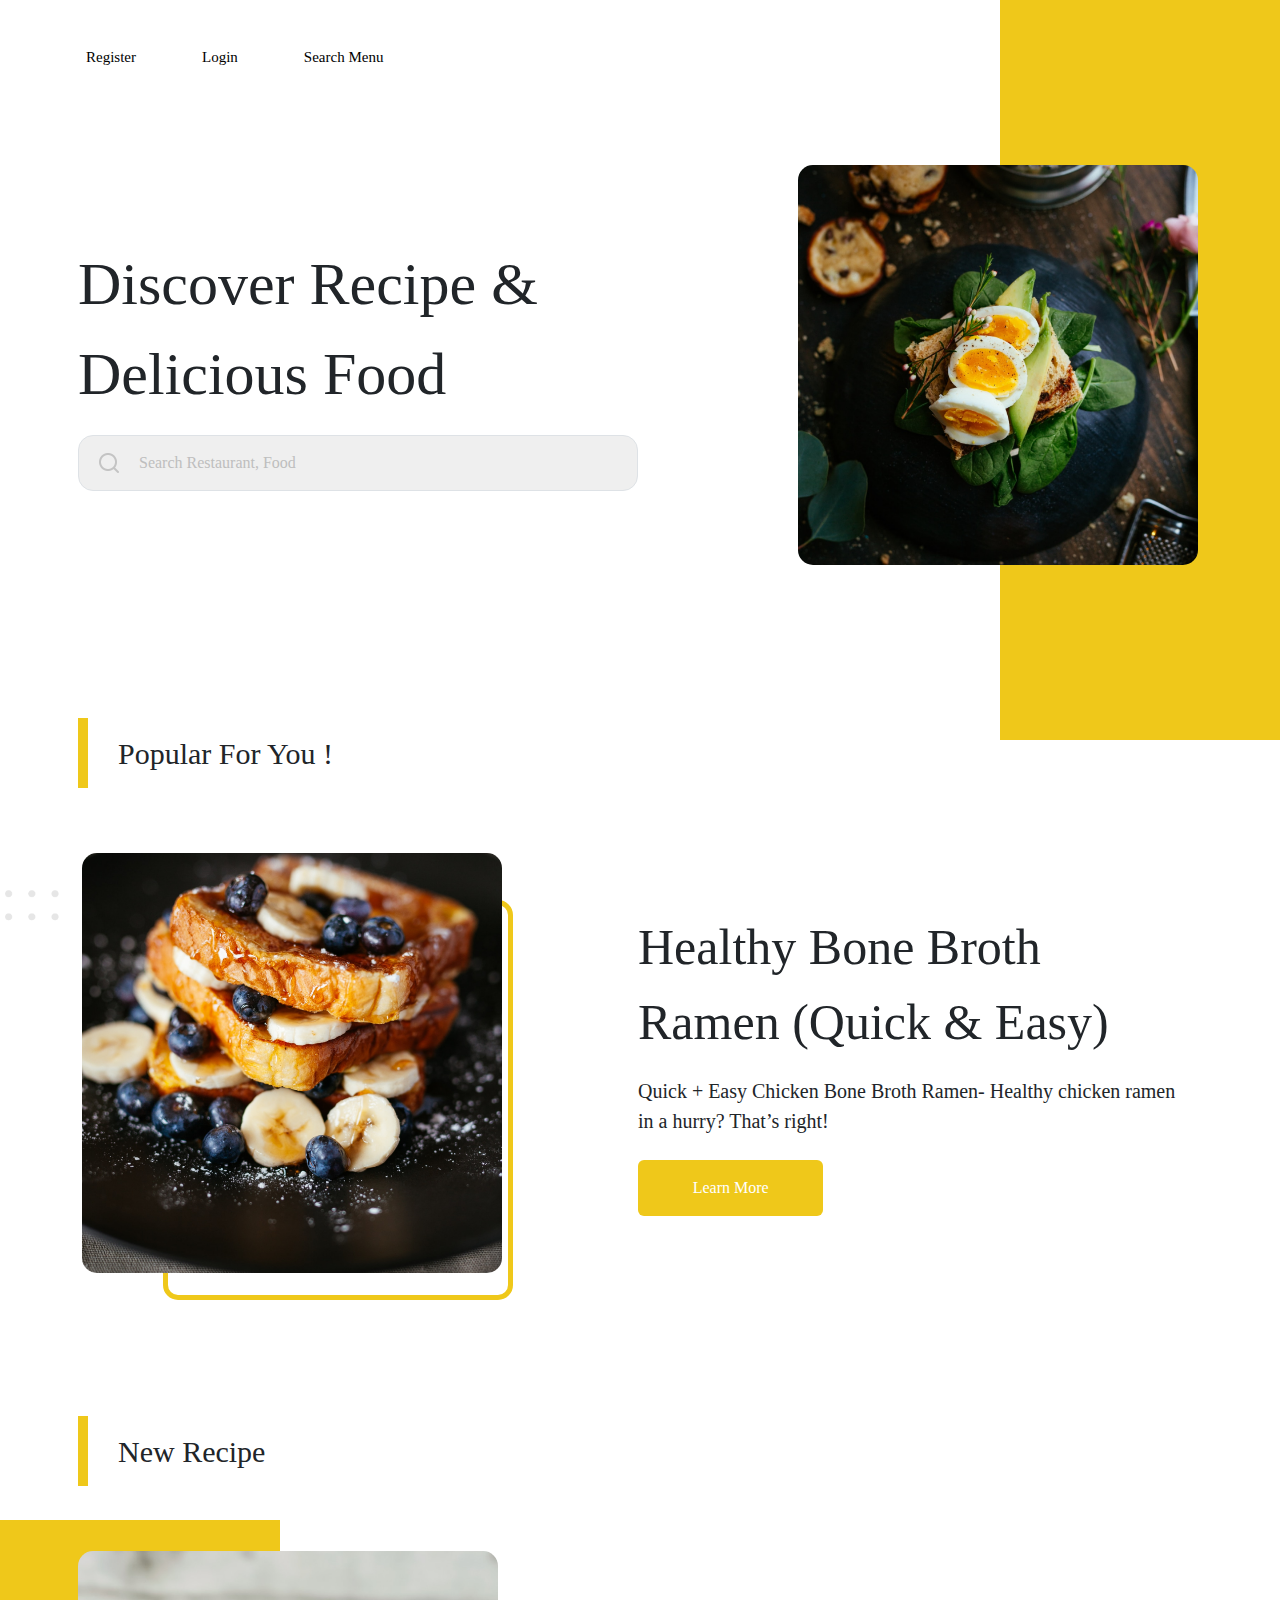
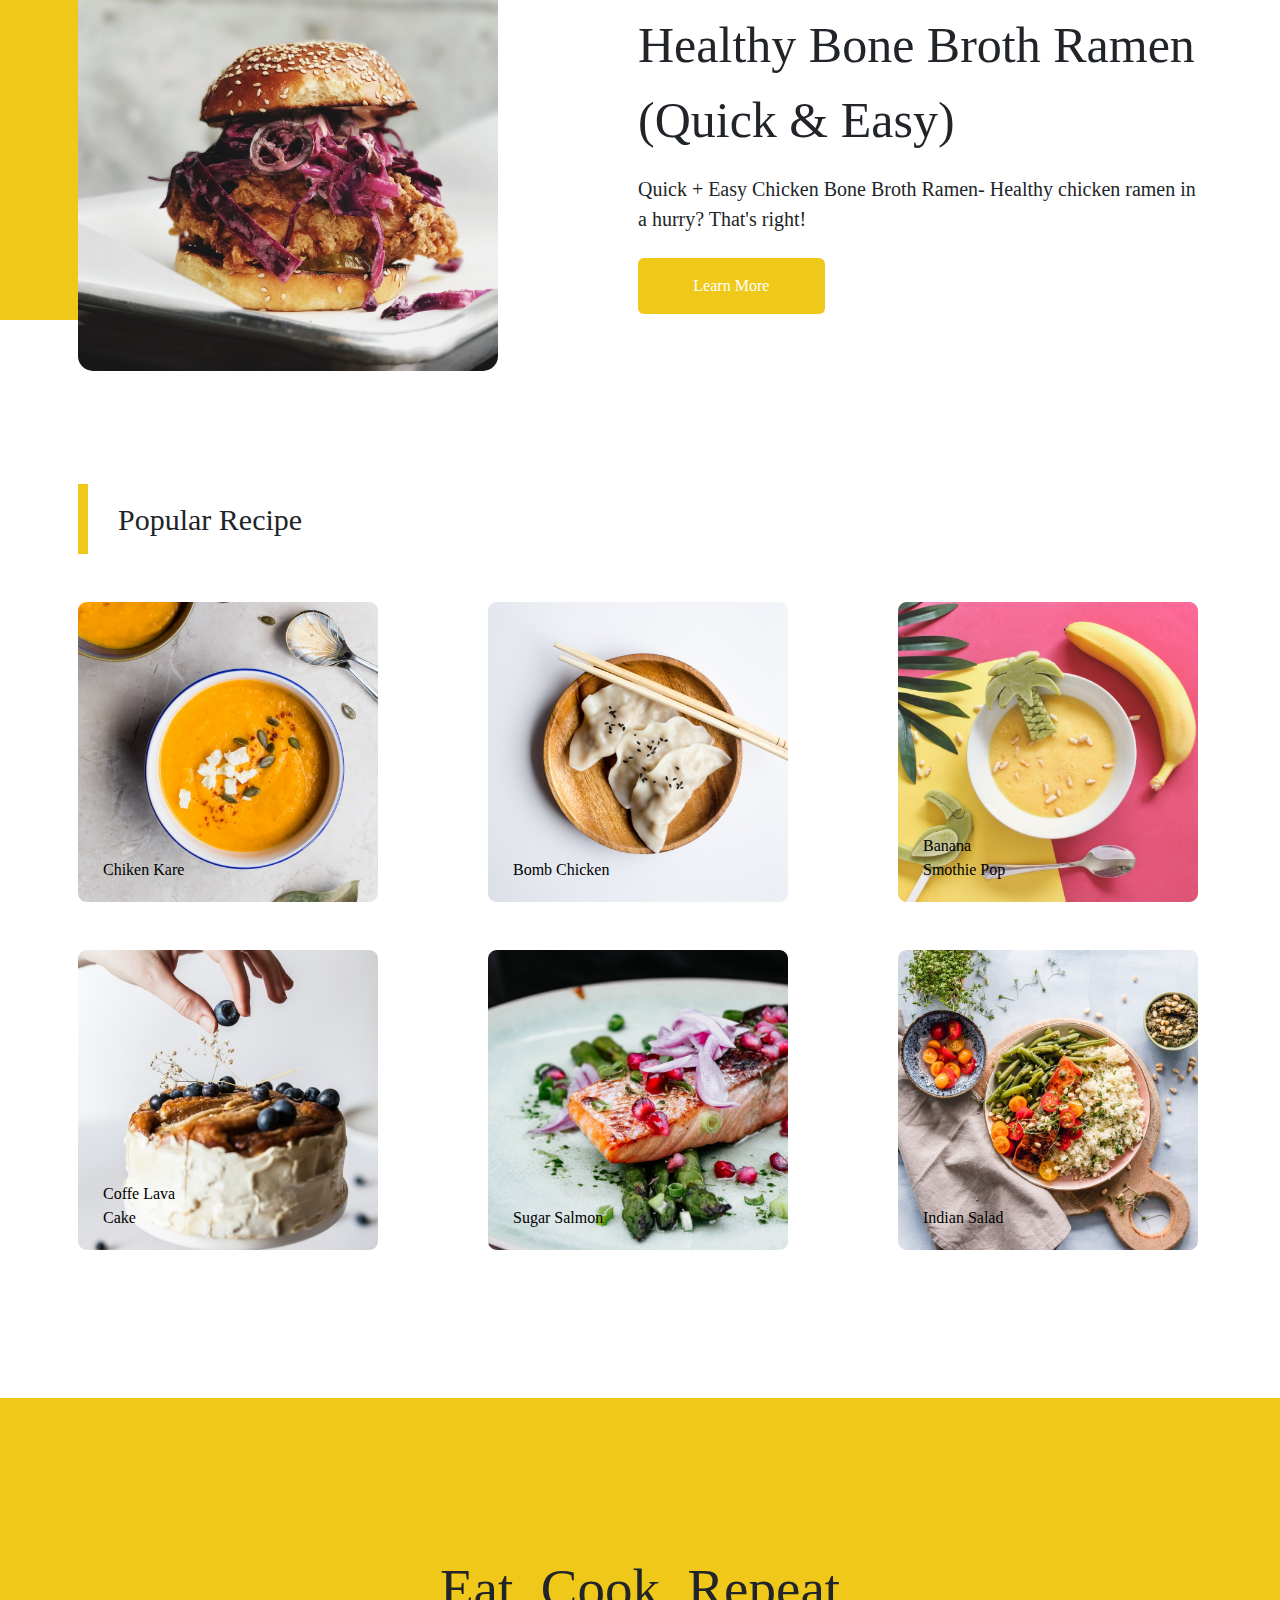
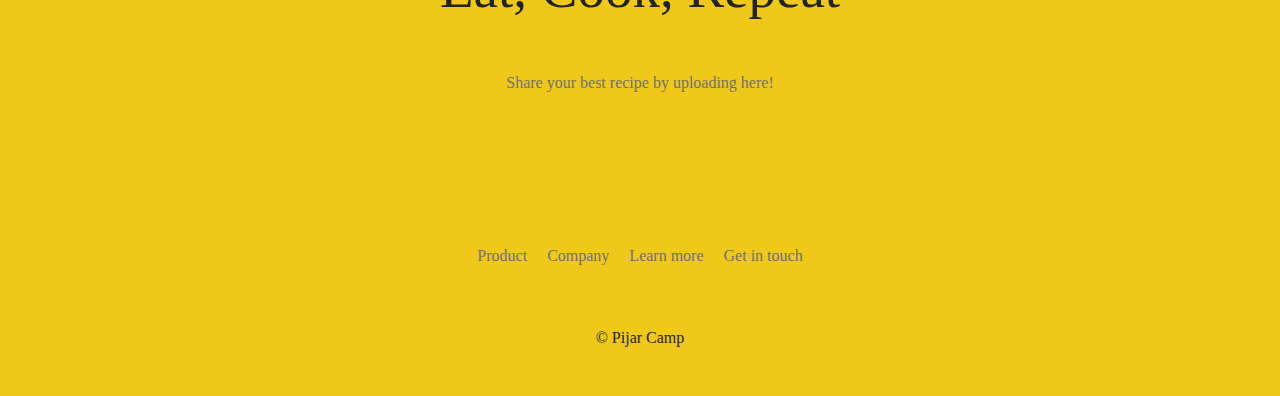
<file: index.html>
<!DOCTYPE html>
<html lang="en">
  <head>
    <meta charset="UTF-8" />
    <meta name="viewport" content="width=device-width, initial-scale=1.0" />
    <title>Pijar Food</title>
    <link
      href="https://cdn.jsdelivr.net/npm/bootstrap@5.3.3/dist/css/bootstrap.min.css"
      rel="stylesheet"
      integrity="sha384-QWTKZyjpPEjISv5WaRU9OFeRpok6YctnYmDr5pNlyT2bRjXh0JMhjY6hW+ALEwIH"
      crossorigin="anonymous"
    />
    <script
      src="https://cdn.jsdelivr.net/npm/bootstrap@5.3.3/dist/js/bootstrap.bundle.min.js"
      integrity="sha384-YvpcrYf0tY3lHB60NNkmXc5s9fDVZLESaAA55NDzOxhy9GkcIdslK1eN7N6jIeHz"
      crossorigin="anonymous"
    ></script>
    <link rel="stylesheet" type="text/css" href="styles.css" />
  </head>
  <body class="landing-page">
    <div class="front-object">
      <!-- Page 1 -->
      <div class="container container-relative mb-5" style="padding-left: 8px">
        <!-- navbar -->
        <nav class="navbar navbar-expand-lg mt-4">
          <button
            class="navbar-toggler"
            type="button"
            data-bs-toggle="collapse"
            data-bs-target="#navbarNavDropdown"
            aria-controls="navbarNavDropdown"
            aria-expanded="false"
            aria-label="Toggle navigation"
          >
            <span class="navbar-toggler-icon"></span>
          </button>
          <div
            class="collapse navbar-collapse"
            id="navbarNavDropdown"
            style="font-size: 15px"
          >
            <ul class="navbar-nav">
              <li class="nav-item">
                <a class="nav-link active" href="registrasi.html">Register</a>
              </li>
              <li class="nav-item">
                <a class="nav-link active" href="login.html">Login</a>
              </li>
              <li class="nav-item">
                <a class="nav-link active" href="#">Search Menu</a>
              </li>
            </ul>
          </div>
          <div
            class="box"
            style="width: 5px; height: 50px; margin-right: 20px"
          ></div>
        </nav>
        <!-- Content -->
        <div
          class="content d-flex flex-row align-items-center"
          style="height: 550px"
        >
          <div class="left-content col-6 d-flex flex-column">
            <span
              class="mb-3"
              style="font-size: 60px; font-weight: 500; padding-right: 20px"
              >Discover Recipe & Delicious Food</span
            >
            <div class="search-form">
              <form action="#" method="GET" class="form-inline search-form">
                <div class="input-group">
                  <input
                    type="text"
                    class="form-control search-input"
                    placeholder="Search Restaurant, Food"
                    name="search"
                  />
                </div>
              </form>
            </div>
          </div>
          <div class="right-content col-6 d-flex flex-column align-items-end">
            <img
              src="food-image-1.png"
              alt=""
              style="
                border-radius: 15px;
                max-width: 400px;
                max-height: 400px;
                object-fit: contain;
              "
              class="img-fluid"
            />
          </div>
        </div>
      </div>

      <!-- Page 2 -->
      <div
        class="container container-relative mt-5 mb-5"
        style="padding-left: 8px"
      >
        <!-- First object -->
        <div
          class="d-flex flex-row align-items-center"
          style="padding-top: 30px"
        >
          <div
            class="box"
            style="
              background-color: #efc81a;
              height: 70px;
              width: 10px;
              margin-right: 30px;
            "
          ></div>
          <span style="font-size: 30px">Popular For You !</span>
        </div>
        <!-- Content -->
        <div
          class="content p-1 d-flex flex-row align-items-center"
          style="height: 550px"
        >
          <div class="left-content col-6 d-flex flex-column align-items-start">
            <img
              src="food-image-2.png"
              alt=""
              style="border-radius: 15px; max-width: 420px; object-fit: contain"
              class="img-fluid"
            />
          </div>
          <div class="right-content col-6 d-flex flex-column">
            <span class="mb-3" style="font-size: 50px; font-weight: 500"
              >Healthy Bone Broth Ramen (Quick & Easy)</span
            >
            <span class="mb-4" style="font-size: 20px"
              >Quick + Easy Chicken Bone Broth Ramen- Healthy chicken ramen in a
              hurry? That’s right!</span
            >
            <button
              type="submit"
              class="col-4 btn text-white"
              style="
                font-size: medium;
                background-color: #efc81a;
                padding: 15px 20px;
              "
            >
              Learn More
            </button>
          </div>
        </div>
      </div>

      <!-- Page 3 -->
      <div class="container container-relative mb-5" style="padding-left: 8px">
        <!-- First object -->
        <div
          class="d-flex flex-row align-items-center"
          style="padding-top: 30px"
        >
          <div
            class="box"
            style="
              background-color: #efc81a;
              height: 70px;
              width: 10px;
              margin-right: 30px;
            "
          ></div>
          <span style="font-size: 30px">New Recipe</span>
        </div>
        <!-- Content -->
        <div
          class="content d-flex flex-row align-items-center"
          style="height: 550px"
        >
          <div class="left-content col-6 d-flex flex-column align-items-start">
            <img
              src="food-image-3.png"
              alt=""
              style="border-radius: 15px; max-width: 420px; object-fit: contain"
              class="img-fluid"
            />
          </div>
          <div class="right-content col-6 d-flex flex-column">
            <span class="mb-3" style="font-size: 50px; font-weight: 500"
              >Healthy Bone Broth Ramen (Quick & Easy)</span
            >
            <span class="mb-4" style="font-size: 20px"
              >Quick + Easy Chicken Bone Broth Ramen- Healthy chicken ramen in a
              hurry? That's right!</span
            >
            <button
              type="submit"
              class="col-4 btn text-white"
              style="
                font-size: medium;
                background-color: #efc81a;
                padding: 15px 20px;
              "
            >
              Learn More
            </button>
          </div>
        </div>
      </div>

      <!-- Page 4 -->
      <div class="container container-relative mb-5" style="padding-left: 8px">
        <!-- First object -->
        <div class="d-flex flex-row align-items-center mb-5">
          <div
            class="box"
            style="
              background-color: #efc81a;
              height: 70px;
              width: 10px;
              margin-right: 30px;
            "
          ></div>
          <span style="font-size: 30px">Popular Recipe</span>
        </div>
        <!-- Content -->
        <div class="content d-flex flex-column" style="height: 700px">
          <div class="d-flex flex-column">
            <div class="d-flex flex-row justify-content-between mb-5">
              <div class="image-container">
                <a href="#" style="text-decoration: none; color: black">
                  <div class="text-overlay col-6">Chiken Kare</div>
                  <img src="food-image-4.png" alt="Gambar" />
                </a>
              </div>
              <div class="image-container">
                <a href="#" style="text-decoration: none; color: black">
                  <div class="text-overlay col-6">Bomb Chicken</div>
                  <img src="food-image-5.png" alt="Gambar" />
                </a>
              </div>
              <div class="image-container">
                <a href="#" style="text-decoration: none; color: black">
                  <div class="text-overlay col-6">Banana Smothie Pop</div>
                  <img src="food-image-6.png" alt="Gambar" />
                </a>
              </div>
            </div>
            <div class="d-flex flex-row justify-content-between">
              <div class="image-container">
                <a href="#" style="text-decoration: none; color: black">
                  <div class="text-overlay col-6">Coffe Lava Cake</div>
                  <img src="food-image-7.png" alt="Gambar" />
                </a>
              </div>
              <div class="image-container">
                <a href="#" style="text-decoration: none; color: black">
                  <div class="text-overlay col-6">Sugar Salmon</div>
                  <img src="food-image-8.png" alt="Gambar" />
                </a>
              </div>
              <div class="image-container">
                <a href="#" style="text-decoration: none; color: black">
                  <div class="text-overlay col-6">Indian Salad</div>
                  <img src="food-image-9.png" alt="Gambar" />
                </a>
              </div>
            </div>
          </div>
        </div>
      </div>
    </div>

    <!-- Background object-->
    <div class="d-flex flex-column align-items-end">
      <div class="background-object">
        <div
          class="d-flex flex-column"
          style="width: 280px; height: 740px; background-color: #efc81a"
        ></div>
      </div>
    </div>
    <div class="d-flex flex-column align-items-start">
      <div class="background-object">
        <div
          class="d-flex flex-column"
          style="width: 280px; height: 890px"
        ></div>
        <div class="d-flex flex-row">
          <img
            class="img-fluid"
            src="decor-1.png"
            alt=""
            style="max-height: 35px; max-width: 70px; margin-left: 5px"
          />
          <div
            style="
              margin-left: 100px;
              margin-top: 10px;
              width: 350px;
              height: 400px;
              border-width: 5px;
              border-style: solid;
              border-color: #efc81a;
              border-radius: 15px;
            "
          ></div>
        </div>
      </div>
    </div>
    <div class="d-flex flex-column align-items-start">
      <div class="background-object">
        <div
          class="d-flex flex-column"
          style="width: 280px; height: 1520px"
        ></div>
        <div
          class="d-flex flex-column"
          style="width: 280px; height: 400px; background-color: #efc81a"
        ></div>
      </div>
    </div>

    <!-- Footer -->
    <footer class="footer mt-5" style="background-color: #efc81a">
      <div
        class="d-flex flex-column justify-content-center align-items-center"
        style="padding: 75px; padding-top: 150px"
      >
        <p style="font-size: 55px">Eat, Cook, Repeat</p>
        <p class="mt-4" style="color: #707070">
          Share your best recipe by uploading here!
        </p>
      </div>
      <div
        class="d-flex flex-row justify-content-center text-align-center p-5"
        style="background-color: #efc81a"
      >
        <a href="" style="padding: 10px; text-decoration: none; color: #707070"
          >Product</a
        >
        <a href="" style="padding: 10px; text-decoration: none; color: #707070"
          >Company</a
        >
        <a href="" style="padding: 10px; text-decoration: none; color: #707070"
          >Learn more</a
        >
        <a href="" style="padding: 10px; text-decoration: none; color: #707070"
          >Get in touch</a
        >
      </div>
      <div
        class="d-flex flex-column justify-content-center align-items-center"
        style="padding-bottom: 30px"
      >
        <p>&copy Pijar Camp</p>
      </div>
    </footer>
  </body>
</html>
</file>
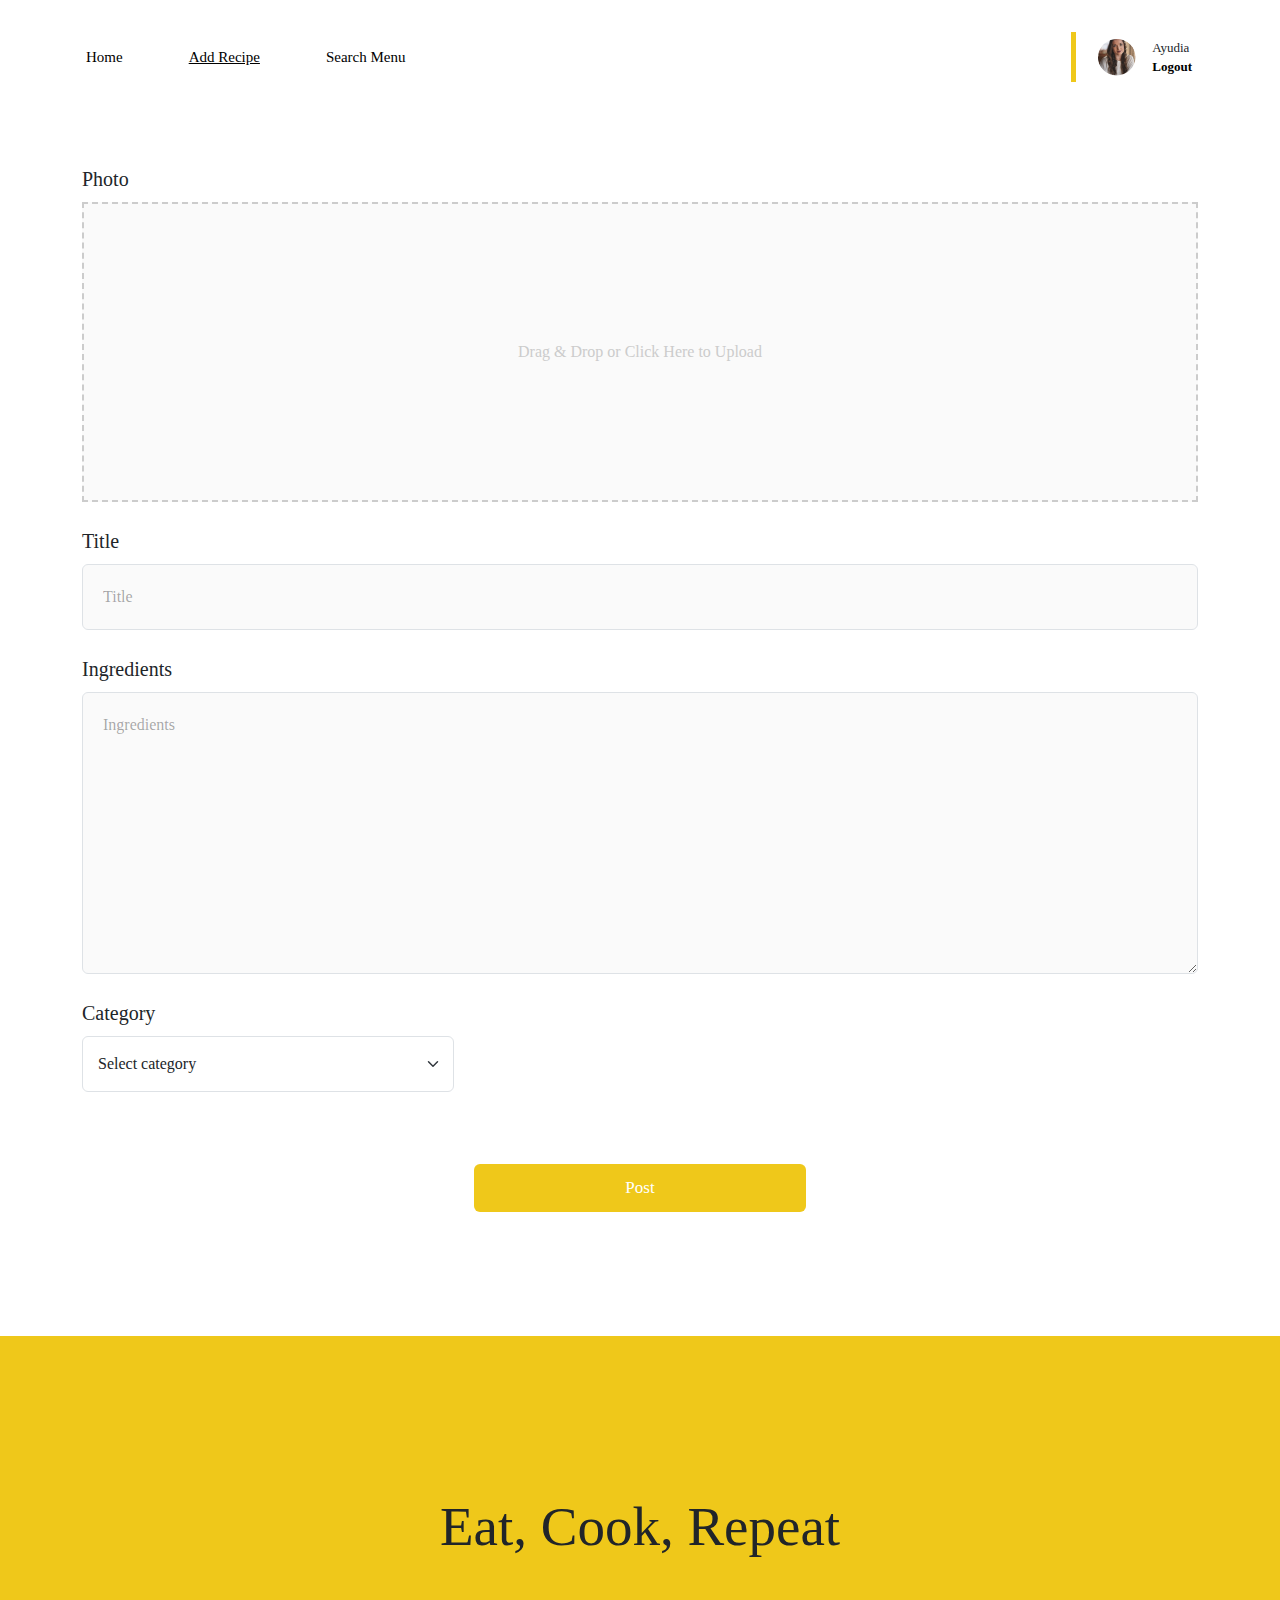
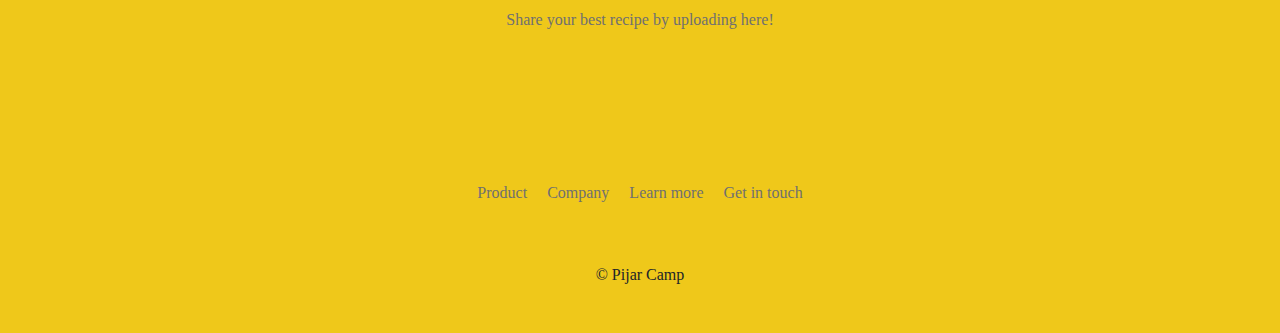
<file: add-menu.html>
<!DOCTYPE html>
<html lang="en">
  <head>
    <meta charset="UTF-8" />
    <meta name="viewport" content="width=device-width, initial-scale=1.0" />
    <title>Pijar Food</title>
    <link
      href="https://cdn.jsdelivr.net/npm/bootstrap@5.3.3/dist/css/bootstrap.min.css"
      rel="stylesheet"
      integrity="sha384-QWTKZyjpPEjISv5WaRU9OFeRpok6YctnYmDr5pNlyT2bRjXh0JMhjY6hW+ALEwIH"
      crossorigin="anonymous"
    />
    <script
      src="https://cdn.jsdelivr.net/npm/bootstrap@5.3.3/dist/js/bootstrap.bundle.min.js"
      integrity="sha384-YvpcrYf0tY3lHB60NNkmXc5s9fDVZLESaAA55NDzOxhy9GkcIdslK1eN7N6jIeHz"
      crossorigin="anonymous"
    ></script>
    <link
      href="https://cdnjs.cloudflare.com/ajax/libs/font-awesome/6.0.0-beta3/css/all.min.css"
      rel="stylesheet"
    />
    <link rel="stylesheet" type="text/css" href="styles.css" />
  </head>
  <body class="add-menu">
    <!-- navbar -->
    <nav class="navbar navbar-expand-lg container p-2 mt-4">
      <!-- Home, add recipe, search -->
      <button
        class="navbar-toggler"
        type="button"
        data-bs-toggle="collapse"
        data-bs-target="#navbarNavDropdown"
        aria-controls="navbarNavDropdown"
        aria-expanded="false"
        aria-label="Toggle navigation"
      >
        <span class="navbar-toggler-icon"></span>
      </button>
      <div
        class="collapse navbar-collapse"
        id="navbarNavDropdown"
        style="font-size: 15px"
      >
        <ul class="navbar-nav">
          <li class="nav-item">
            <a class="nav-link active" href="search-menu.html">Home</a>
          </li>
          <li class="nav-item">
            <a
              class="nav-link active"
              aria-current="page"
              style="text-decoration-line: underline"
              href="#"
              >Add Recipe</a
            >
          </li>
          <li class="nav-item">
            <a class="nav-link active" href="detail-profile-recipes.html"
              >Search Menu</a
            >
          </li>
        </ul>
      </div>

      <!-- Profile & Logout-->
      <div class="profile d-flex flex-row align-items-center">
        <div
          class="box"
          style="
            width: 5px;
            height: 50px;
            background-color: #efc81a;
            margin-right: 20px;
          "
        ></div>
        <a href="detail-profile.html">
          <img
            src="ayudia-photo.png"
            style="
              border: 200px;
              border-radius: 100%;
              height: 40px;
              padding: 1.5px;
              margin-right: 15px;
            "
            class=""
            alt="..."
          />
        </a>
        <div
          class="d-flex flex-column"
          style="font-size: small; margin-right: 10px; text-align: left"
        >
          <div class="">Ayudia</div>
          <a
            href="login.html"
            class="text-black"
            style="font-weight: 600; text-decoration: none"
            >Logout</a
          >
        </div>
      </div>
    </nav>

    <!-- Content -->
    <div
      class="content container d-flex flex-column"
      style="margin-top: 50px; margin-bottom: 100px"
    >
      <!-- body content -->
      <section class="row">
        <!-- Input Recipe -->
        <form action="" class="d-flex flex-column mt-4 mb-4">
          <!-- Photo -->
          <label
            for="uploadPhoto"
            class="form-label"
            style="font-weight: 500; font-size: 20px"
            >Photo</label
          >
          <div class="d-flex flex-column mb-4">
            <div
              class="upload-container d-flex flex-column align-items-center justify-content-center"
            >
              <span style="color: #ccc"
                >Drag & Drop or Click Here to Upload</span
              >
              <!-- <input type="file" id="fileInput" class="form-control" id="formFile" placeholder="Add Photo"> -->
            </div>
          </div>

          <!-- Title -->
          <label
            for="title"
            class="form-label"
            style="font-weight: 500; font-size: 20px"
            >Title</label
          >
          <div class="d-flex flex-column mb-4">
            <input
              type="text"
              class="form-control"
              id="textComment"
              placeholder="Title"
              rows="1"
            />
          </div>

          <!-- Ingredients -->
          <label
            for="ingredients"
            class="form-label"
            style="font-weight: 500; font-size: 20px"
            >Ingredients</label
          >
          <div class="d-flex flex-column mb-4">
            <textarea
              type="text"
              class="form-control"
              id="textComment"
              placeholder="Ingredients"
              rows="10"
            ></textarea>
          </div>

          <!-- Category -->
          <div class="d-flex flex-column mb-4 col-4">
            <label
              for="category"
              class="form-label"
              style="font-weight: 500; font-size: 20px"
              >Category</label
            >
            <select
              class="form-select"
              aria-label="category"
              style="padding: 15px"
            >
              <option selected>Select category</option>
              <option value="1">Desert</option>
              <option value="2">Main Course</option>
              <option value="3">Appetizer</option>
            </select>
          </div>

          <!-- Post Button-->
          <div class="d-flex flex-column align-items-center mt-5">
            <button
              type="submit"
              class="btn-submit btn text-white"
              style="
                padding: 10px 150px;
                font-size: 17px;
                background-color: #efc81a;
              "
            >
              Post
            </button>
          </div>
        </form>
      </section>
    </div>

    <!-- Footer -->
    <footer class="footer mt-5" style="background-color: #efc81a">
      <div
        class="d-flex flex-column justify-content-center align-items-center"
        style="padding: 75px; padding-top: 150px"
      >
        <p style="font-size: 55px">Eat, Cook, Repeat</p>
        <p class="mt-4" style="color: #707070">
          Share your best recipe by uploading here!
        </p>
      </div>
      <div
        class="d-flex flex-row justify-content-center text-align-center p-5"
        style="background-color: #efc81a"
      >
        <a href="" style="padding: 10px; text-decoration: none; color: #707070"
          >Product</a
        >
        <a href="" style="padding: 10px; text-decoration: none; color: #707070"
          >Company</a
        >
        <a href="" style="padding: 10px; text-decoration: none; color: #707070"
          >Learn more</a
        >
        <a href="" style="padding: 10px; text-decoration: none; color: #707070"
          >Get in touch</a
        >
      </div>
      <div
        class="d-flex flex-column justify-content-center align-items-center"
        style="padding-bottom: 30px"
      >
        <p>&copy Pijar Camp</p>
      </div>
    </footer>
  </body>
</html>
</file>
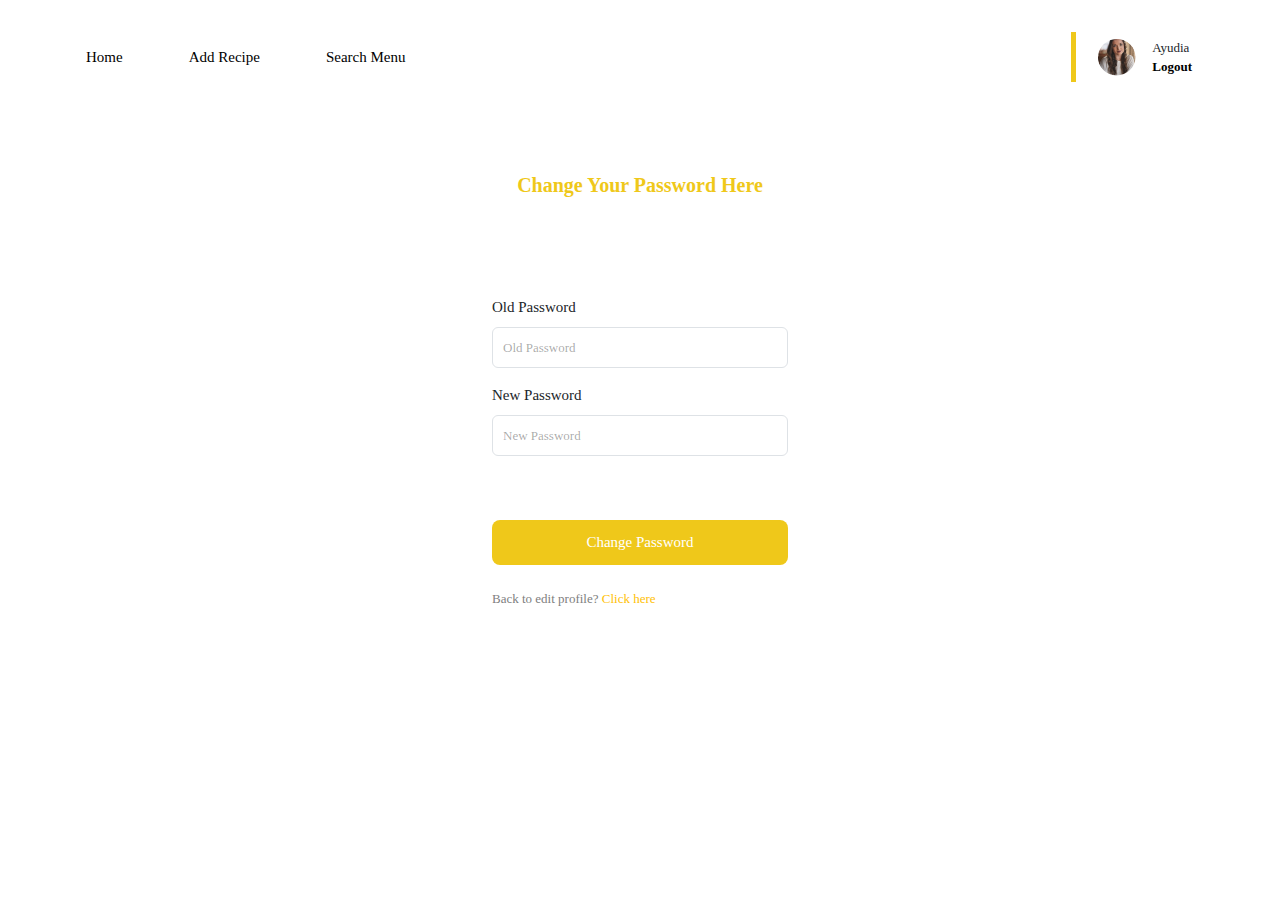
<file: change-password.html>
<!DOCTYPE html>
<html lang="en">
  <head>
    <meta charset="UTF-8" />
    <meta name="viewport" content="width=device-width, initial-scale=1.0" />
    <title>Pijar Food</title>
    <link
      href="https://cdn.jsdelivr.net/npm/bootstrap@5.3.3/dist/css/bootstrap.min.css"
      rel="stylesheet"
      integrity="sha384-QWTKZyjpPEjISv5WaRU9OFeRpok6YctnYmDr5pNlyT2bRjXh0JMhjY6hW+ALEwIH"
      crossorigin="anonymous"
    />
    <script
      src="https://cdn.jsdelivr.net/npm/bootstrap@5.3.3/dist/js/bootstrap.bundle.min.js"
      integrity="sha384-YvpcrYf0tY3lHB60NNkmXc5s9fDVZLESaAA55NDzOxhy9GkcIdslK1eN7N6jIeHz"
      crossorigin="anonymous"
    ></script>
    <link rel="stylesheet" type="text/css" href="styles.css" />
  </head>
  <body class="change-password">
    <!-- navbar -->
    <nav class="navbar navbar-expand-lg container p-2 mt-4">
      <!-- Home, add recipe, search -->
      <button
        class="navbar-toggler"
        type="button"
        data-bs-toggle="collapse"
        data-bs-target="#navbarNavDropdown"
        aria-controls="navbarNavDropdown"
        aria-expanded="false"
        aria-label="Toggle navigation"
      >
        <span class="navbar-toggler-icon"></span>
      </button>
      <div
        class="collapse navbar-collapse"
        id="navbarNavDropdown"
        style="font-size: 15px"
      >
        <ul class="navbar-nav">
          <li class="nav-item">
            <a class="nav-link active" href="search-menu.html">Home</a>
          </li>
          <li class="nav-item">
            <a class="nav-link active" href="add-menu.html">Add Recipe</a>
          </li>
          <li class="nav-item">
            <a class="nav-link active" href="detail-profile-recipes.html"
              >Search Menu</a
            >
          </li>
        </ul>
      </div>

      <!-- Profile & Logout-->
      <div class="profile d-flex flex-row" style="align-items: center">
        <div
          class="box"
          style="
            width: 5px;
            height: 50px;
            background-color: #efc81a;
            margin-right: 20px;
          "
        ></div>
        <a href="detail-profile.html">
          <img
            src="ayudia-photo.png"
            style="
              border: 200px;
              border-radius: 100%;
              height: 40px;
              padding: 1.5px;
              margin-right: 15px;
            "
            class=""
            alt="..."
          />
        </a>
        <div
          class="d-flex flex-column"
          style="font-size: small; margin-right: 10px; text-align: left"
        >
          <div class="">Ayudia</div>
          <div class="">
            <a
              href="login.html"
              class="text-black"
              style="font-weight: 600; text-decoration: none"
              >Logout</a
            >
          </div>
        </div>
      </div>
    </nav>

    <!-- content -->
    <div
      class="container d-flex flex-column align-items-center"
      style="padding-top: 80px; padding-bottom: 80px; color: #efc81a"
    >
      <p style="font-size: 20px; font-weight: 600">Change Your Password Here</p>
      <div class="box" style="width: 50px; background-color: grey"></div>
    </div>

    <form class="container col-3">
      <div class="mb-3">
        <label for="password" class="form-label">Old Password</label>
        <input
          type="password"
          class="form-control"
          id="old-password"
          placeholder="Old Password"
          style="padding: 10px; font-size: 13px"
        />
      </div>
      <div class="mb-3">
        <label for="password" class="form-label">New Password</label>
        <input
          type="password"
          class="form-control"
          id="new-password"
          placeholder="New Password"
          style="padding: 10px; font-size: 13px"
        />
      </div>
      <button
        type="submit"
        class="btn col-12 mt-5 btn-lg text-white"
        style="padding: 10px; font-size: 15px; background-color: #efc81a"
      >
        Change Password
      </button>
    </form>
    <p class="container col-3 mt-4" style="font-size: 13px; color: grey">
      Back to edit profile?
      <a
        href="detail-profile.html"
        class="text-warning"
        style="text-decoration: none; color: #efc81a"
        >Click here</a
      >
    </p>
  </body>
</html>
</file>
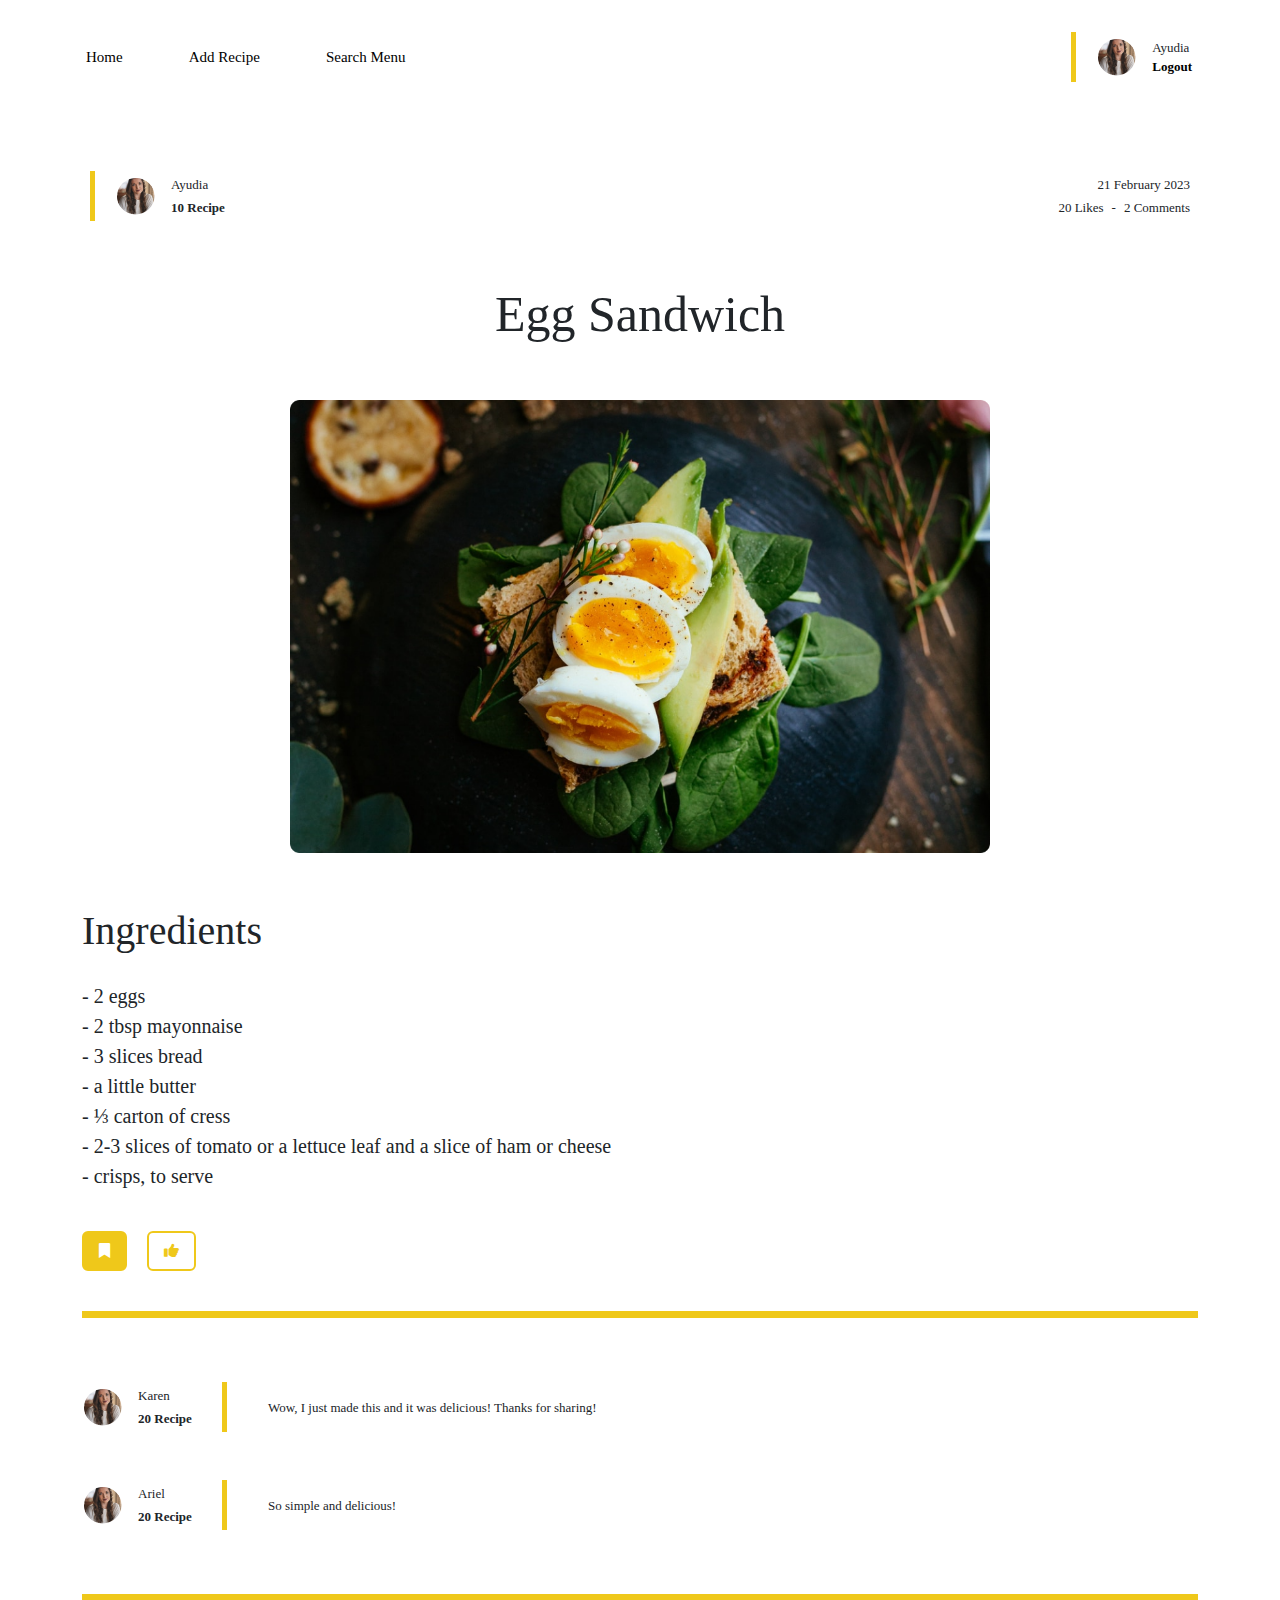
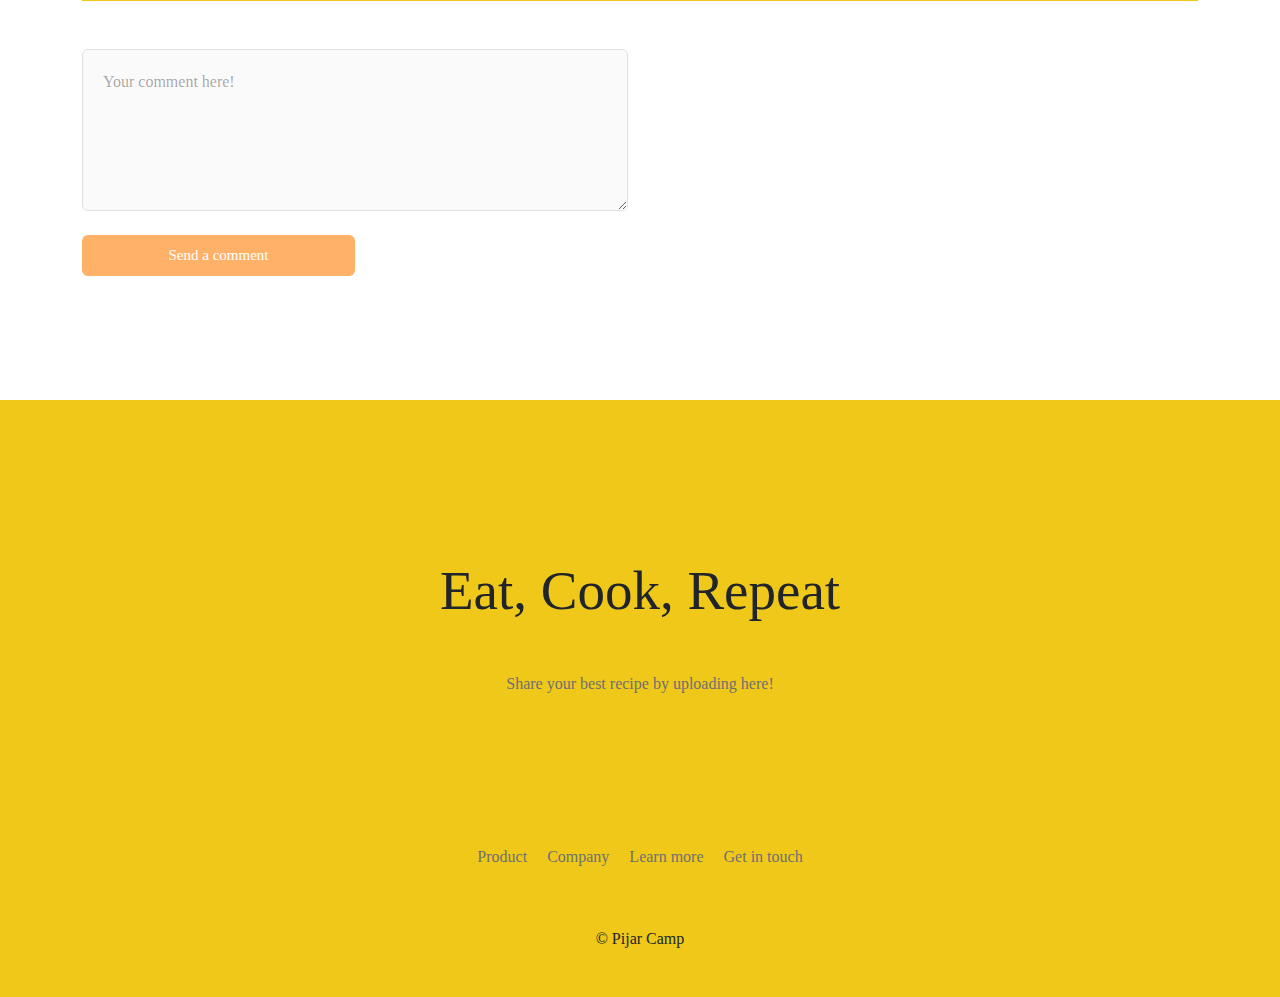
<file: detail-menu.html>
<!DOCTYPE html>
<html lang="en">
  <head>
    <meta charset="UTF-8" />
    <meta name="viewport" content="width=device-width, initial-scale=1.0" />
    <title>Pijar Food</title>
    <link
      href="https://cdn.jsdelivr.net/npm/bootstrap@5.3.3/dist/css/bootstrap.min.css"
      rel="stylesheet"
      integrity="sha384-QWTKZyjpPEjISv5WaRU9OFeRpok6YctnYmDr5pNlyT2bRjXh0JMhjY6hW+ALEwIH"
      crossorigin="anonymous"
    />
    <script
      src="https://cdn.jsdelivr.net/npm/bootstrap@5.3.3/dist/js/bootstrap.bundle.min.js"
      integrity="sha384-YvpcrYf0tY3lHB60NNkmXc5s9fDVZLESaAA55NDzOxhy9GkcIdslK1eN7N6jIeHz"
      crossorigin="anonymous"
    ></script>
    <link
      href="https://cdnjs.cloudflare.com/ajax/libs/font-awesome/6.0.0-beta3/css/all.min.css"
      rel="stylesheet"
    />
    <link rel="stylesheet" type="text/css" href="styles.css" />
  </head>
  <body class="detail-menu">
    <!-- navbar -->
    <nav class="navbar navbar-expand-lg container p-2 mt-4">
      <!-- Home, add recipe, search -->
      <button
        class="navbar-toggler"
        type="button"
        data-bs-toggle="collapse"
        data-bs-target="#navbarNavDropdown"
        aria-controls="navbarNavDropdown"
        aria-expanded="false"
        aria-label="Toggle navigation"
      >
        <span class="navbar-toggler-icon"></span>
      </button>
      <div
        class="collapse navbar-collapse"
        id="navbarNavDropdown"
        style="font-size: 15px"
      >
        <ul class="navbar-nav">
          <li class="nav-item">
            <a class="nav-link active" href="search-menu.html">Home</a>
          </li>
          <li class="nav-item">
            <a class="nav-link active" href="add-menu.html">Add Recipe</a>
          </li>
          <li class="nav-item">
            <a class="nav-link active" href="detail-profile-recipes.html"
              >Search Menu</a
            >
          </li>
        </ul>
      </div>

      <!-- Profile & Logout-->
      <div class="profile d-flex flex-row align-items-center">
        <div
          class="box"
          style="
            width: 5px;
            height: 50px;
            background-color: #efc81a;
            margin-right: 20px;
          "
        ></div>
        <a href="detail-profile.html">
          <img
            src="ayudia-photo.png"
            style="
              border: 200px;
              border-radius: 100%;
              height: 40px;
              padding: 1.5px;
              margin-right: 15px;
            "
            class=""
            alt="..."
          />
        </a>
        <div
          class="d-flex flex-column"
          style="font-size: small; margin-right: 10px; text-align: left"
        >
          <div class="">Ayudia</div>
          <a
            href="login.html"
            class="text-black"
            style="font-weight: 600; text-decoration: none"
            >Logout</a
          >
        </div>
      </div>
    </nav>

    <!-- Content -->
    <div
      class="content container d-flex flex-column"
      style="margin-top: 25px; margin-bottom: 100px"
    >
      <!-- Profile, date, like -->
      <div class="profile-date-like row mt-5 mb-4 p-2">
        <div class="profile col-6 d-flex flex-row align-items-center">
          <div
            class="box"
            style="
              width: 5px;
              height: 50px;
              background-color: #efc81a;
              margin-right: 20px;
            "
          ></div>
          <img
            src="ayudia-photo.png"
            style="
              border: 200px;
              border-radius: 100%;
              height: 40px;
              padding: 1.5px;
              margin-right: 15px;
            "
            alt="..."
          />
          <div
            class="d-flex flex-column align-items-start"
            style="font-size: small; margin-right: 10px"
          >
            <span class="mb-1">Ayudia</span>
            <span style="font-weight: 600">10 Recipe</span>
          </div>
        </div>
        <div class="date-like col-6 d-flex flex-column justify-content-center">
          <div
            class="d-flex flex-column align-items-end"
            style="font-size: small"
          >
            <span class="mb-1">21 February 2023</span>
            <div class="d-flex flex-row">
              <span>20 Likes</span>
              <span class="mx-2"> - </span>
              <span>2 Comments</span>
            </div>
          </div>
        </div>
      </div>

      <!-- body content -->
      <section class="row">
        <!-- Title -->
        <div class="title d-flex flex-row justify-content-center mt-4 mb-4">
          <span style="font-size: 50px">Egg Sandwich</span>
        </div>

        <!-- Recipe picture-->
        <div class="photo d-flex flex-column align-items-center mt-4 mb-4">
          <img
            src="egg-sandwich-picture.png"
            class="img-fluid"
            alt="..."
            style="max-width: 700px"
          />
        </div>

        <!-- Description recipe -->
        <div class="Ingredients d-flex flex-column mt-4 mb-4">
          <span style="font-size: 40px; margin-bottom: 20px">Ingredients</span>
          <span style="font-size: 20px"
            >- 2 eggs <br />
            - 2 tbsp mayonnaise <br />
            - 3 slices bread <br />
            - a little butter <br />
            - ⅓ carton of cress <br />
            - 2-3 slices of tomato or a lettuce leaf and a slice of ham or
            cheese<br />
            - crisps, to serve
          </span>
        </div>

        <!-- Bookmark & like -->
        <div class="filter d-flex flex-column mt-3 mb-3">
          <div class="d-flex flex-row" role="group">
            <button id="bookmarkBtn" class="btn toggle-btn active">
              <i class="fas fa-bookmark"></i>
            </button>
            <button id="likeBtn" class="btn toggle-btn">
              <i class="fas fa-thumbs-up"></i>
            </button>
            <script>
              const bookmarkBtn = document.getElementById("bookmarkBtn");
              const likeBtn = document.getElementById("likeBtn");

              bookmarkBtn.addEventListener("click", function () {
                this.classList.toggle("active");
              });
              likeBtn.addEventListener("click", function () {
                this.classList.toggle("active");
              });
            </script>
          </div>
        </div>

        <!-- Line -->
        <div class="line d-flex mt-4 mb-4">
          <div
            class="box"
            style="background-color: #efc81a; height: 7px; width: 100%"
          ></div>
        </div>

        <!-- Commentator -->
        <div class="commentator d-flex flex-column mt-3 mb-3">
          <div class="d-flex flex-row mt-4 mb-4">
            <div class="profile col-2 d-flex flex-row align-items-center">
              <img
                src="ayudia-photo.png"
                style="
                  border: 200px;
                  border-radius: 100%;
                  height: 40px;
                  padding: 1.5px;
                  margin-right: 15px;
                "
                alt="..."
              />
              <div
                class="d-flex flex-column align-items-start"
                style="font-size: small; margin-right: 10px"
              >
                <span class="mb-1">Karen</span>
                <span style="font-weight: 600">20 Recipe</span>
              </div>
              <div
                class="box"
                style="
                  width: 5px;
                  height: 50px;
                  background-color: #efc81a;
                  margin-left: 20px;
                "
              ></div>
            </div>
            <div
              class="comment-text col d-flex flex-column justify-content-center text-align-center"
            >
              <span style="font-size: small"
                >Wow, I just made this and it was delicious! Thanks for
                sharing!</span
              >
            </div>
          </div>
          <div class="d-flex flex-row mt-4 mb-4">
            <div class="profile col-2 d-flex flex-row align-items-center">
              <img
                src="ayudia-photo.png"
                style="
                  border: 200px;
                  border-radius: 100%;
                  height: 40px;
                  padding: 1.5px;
                  margin-right: 15px;
                "
                alt="..."
              />
              <div
                class="d-flex flex-column align-items-start"
                style="font-size: small; margin-right: 10px"
              >
                <span class="mb-1">Ariel</span>
                <span style="font-weight: 600">20 Recipe</span>
              </div>
              <div
                class="box"
                style="
                  width: 5px;
                  height: 50px;
                  background-color: #efc81a;
                  margin-left: 20px;
                "
              ></div>
            </div>
            <div
              class="comment-text col d-flex flex-column justify-content-center text-align-center"
            >
              <span style="font-size: small">So simple and delicious!</span>
            </div>
          </div>
        </div>

        <!-- Line -->
        <div class="line d-flex mt-4 mb-4">
          <div
            class="box"
            style="background-color: #efc81a; height: 7px; width: 100%"
          ></div>
        </div>

        <!-- Input Comment -->
        <form action="" class="d-flex flex-column col-6 mt-4 mb-4">
          <div class="d-flex flex-column mb-4">
            <textarea
              type="text"
              class="form-control"
              id="textComment"
              placeholder="Your comment here!"
              rows="5"
            ></textarea>
          </div>
          <div class="d-flex flex-column col-6">
            <button
              type="submit"
              class="btn-submit btn text-white p-2"
              style="font-size: 15px; background-color: #ffb167"
            >
              Send a comment
            </button>
          </div>
        </form>
      </section>
    </div>

    <!-- Footer -->
    <footer class="footer" style="background-color: #efc81a">
      <div
        class="d-flex flex-column justify-content-center align-items-center"
        style="padding: 75px; padding-top: 150px"
      >
        <p style="font-size: 55px">Eat, Cook, Repeat</p>
        <p class="mt-4" style="color: #707070">
          Share your best recipe by uploading here!
        </p>
      </div>
      <div
        class="d-flex flex-row justify-content-center text-align-center p-5"
        style="background-color: #efc81a"
      >
        <a href="" style="padding: 10px; text-decoration: none; color: #707070"
          >Product</a
        >
        <a href="" style="padding: 10px; text-decoration: none; color: #707070"
          >Company</a
        >
        <a href="" style="padding: 10px; text-decoration: none; color: #707070"
          >Learn more</a
        >
        <a href="" style="padding: 10px; text-decoration: none; color: #707070"
          >Get in touch</a
        >
      </div>
      <div
        class="d-flex flex-column justify-content-center align-items-center"
        style="padding-bottom: 30px"
      >
        <p>&copy Pijar Camp</p>
      </div>
    </footer>
  </body>
</html>
</file>
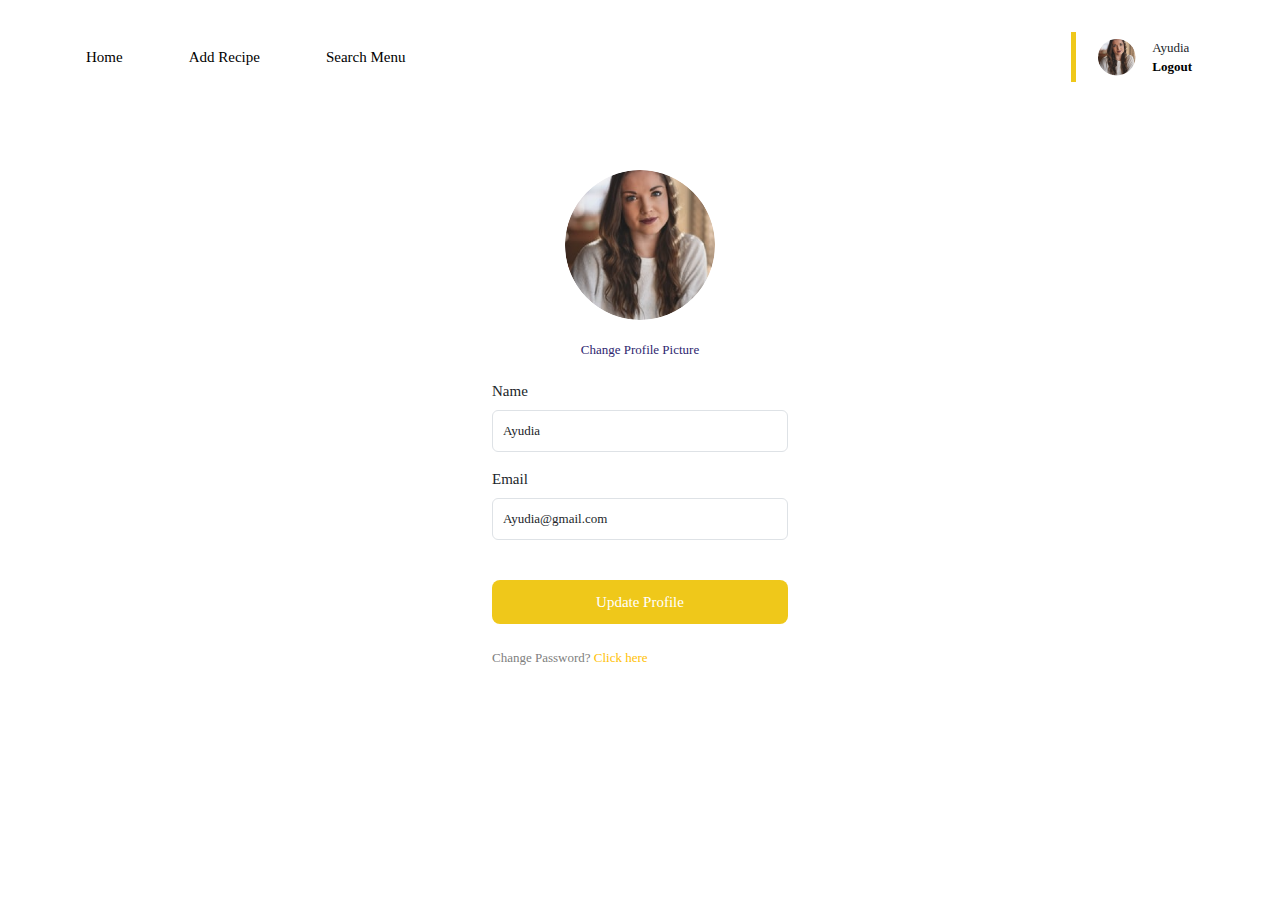
<file: detail-profile.html>
<!DOCTYPE html>
<html lang="en">
  <head>
    <meta charset="UTF-8" />
    <meta name="viewport" content="width=device-width, initial-scale=1.0" />
    <title>Pijar Food</title>
    <link
      href="https://cdn.jsdelivr.net/npm/bootstrap@5.3.3/dist/css/bootstrap.min.css"
      rel="stylesheet"
      integrity="sha384-QWTKZyjpPEjISv5WaRU9OFeRpok6YctnYmDr5pNlyT2bRjXh0JMhjY6hW+ALEwIH"
      crossorigin="anonymous"
    />
    <script
      src="https://cdn.jsdelivr.net/npm/bootstrap@5.3.3/dist/js/bootstrap.bundle.min.js"
      integrity="sha384-YvpcrYf0tY3lHB60NNkmXc5s9fDVZLESaAA55NDzOxhy9GkcIdslK1eN7N6jIeHz"
      crossorigin="anonymous"
    ></script>
    <link rel="stylesheet" type="text/css" href="styles.css" />
  </head>
  <body class="detail-profile">
    <!-- navbar -->
    <nav class="navbar navbar-expand-lg container p-2 mt-4">
      <!-- Home, add recipe, search -->
      <button
        class="navbar-toggler"
        type="button"
        data-bs-toggle="collapse"
        data-bs-target="#navbarNavDropdown"
        aria-controls="navbarNavDropdown"
        aria-expanded="false"
        aria-label="Toggle navigation"
      >
        <span class="navbar-toggler-icon"></span>
      </button>
      <div
        class="collapse navbar-collapse"
        id="navbarNavDropdown"
        style="font-size: 15px"
      >
        <ul class="navbar-nav">
          <li class="nav-item">
            <a class="nav-link active" href="search-menu.html">Home</a>
          </li>
          <li class="nav-item">
            <a class="nav-link active" href="add-menu.html">Add Recipe</a>
          </li>
          <li class="nav-item">
            <a class="nav-link active" href="detail-profile-recipes.html"
              >Search Menu</a
            >
          </li>
        </ul>
      </div>

      <!-- Profile & Logout-->
      <div class="profile d-flex flex-row" style="align-items: center">
        <div
          class="box"
          style="
            width: 5px;
            height: 50px;
            background-color: #efc81a;
            margin-right: 20px;
          "
        ></div>
        <a href="detail-profile.html">
          <img
            src="ayudia-photo.png"
            style="
              border: 200px;
              border-radius: 100%;
              height: 40px;
              padding: 1.5px;
              margin-right: 15px;
            "
            class=""
            alt="..."
          />
        </a>
        <div
          class="d-flex flex-column"
          style="font-size: small; margin-right: 10px; text-align: left"
        >
          <div class="">Ayudia</div>
          <div class="">
            <a
              href="login.html"
              class="text-black"
              style="font-weight: 600; text-decoration: none"
              >Logout</a
            >
          </div>
        </div>
      </div>
    </nav>

    <!-- content -->
    <div
      class="container d-flex flex-column align-items-center"
      style="padding-top: 80px; padding-bottom: 20px"
    >
      <img
        src="ayudia-photo.png"
        class=""
        style="height: 150px; width: 150px; border-radius: 100%"
        alt="..."
      />
      <a
        href="#"
        style="
          color: #2e266f;
          margin-top: 20px;
          font-size: small;
          text-decoration: none;
        "
        >Change Profile Picture</a
      >
    </div>

    <form class="container col-3">
      <div class="mb-3">
        <label for="name" class="form-label">Name</label>
        <input
          type="text"
          class="form-control"
          id="name"
          a
          value="Ayudia"
          placeholder="Name"
          style="padding: 10px; font-size: 13px"
        />
      </div>
      <div class="mb-3">
        <label for="email" class="form-label">Email</label>
        <input
          type="email"
          class="form-control"
          id="email"
          value="Ayudia@gmail.com"
          placeholder="Email"
          style="padding: 10px; font-size: 13px"
        />
      </div>
      <button
        type="submit"
        class="btn col-12 mt-4 btn-lg text-white"
        style="padding: 10px; font-size: 15px; background-color: #efc81a"
      >
        Update Profile
      </button>
    </form>

    <p class="container col-3 mt-4" style="font-size: 13px; color: grey">
      Change Password?
      <a
        href="change-password.html"
        class="text-warning"
        style="text-decoration: none; color: #efc81a"
        >Click here</a
      >
    </p>
  </body>
</html>
</file>
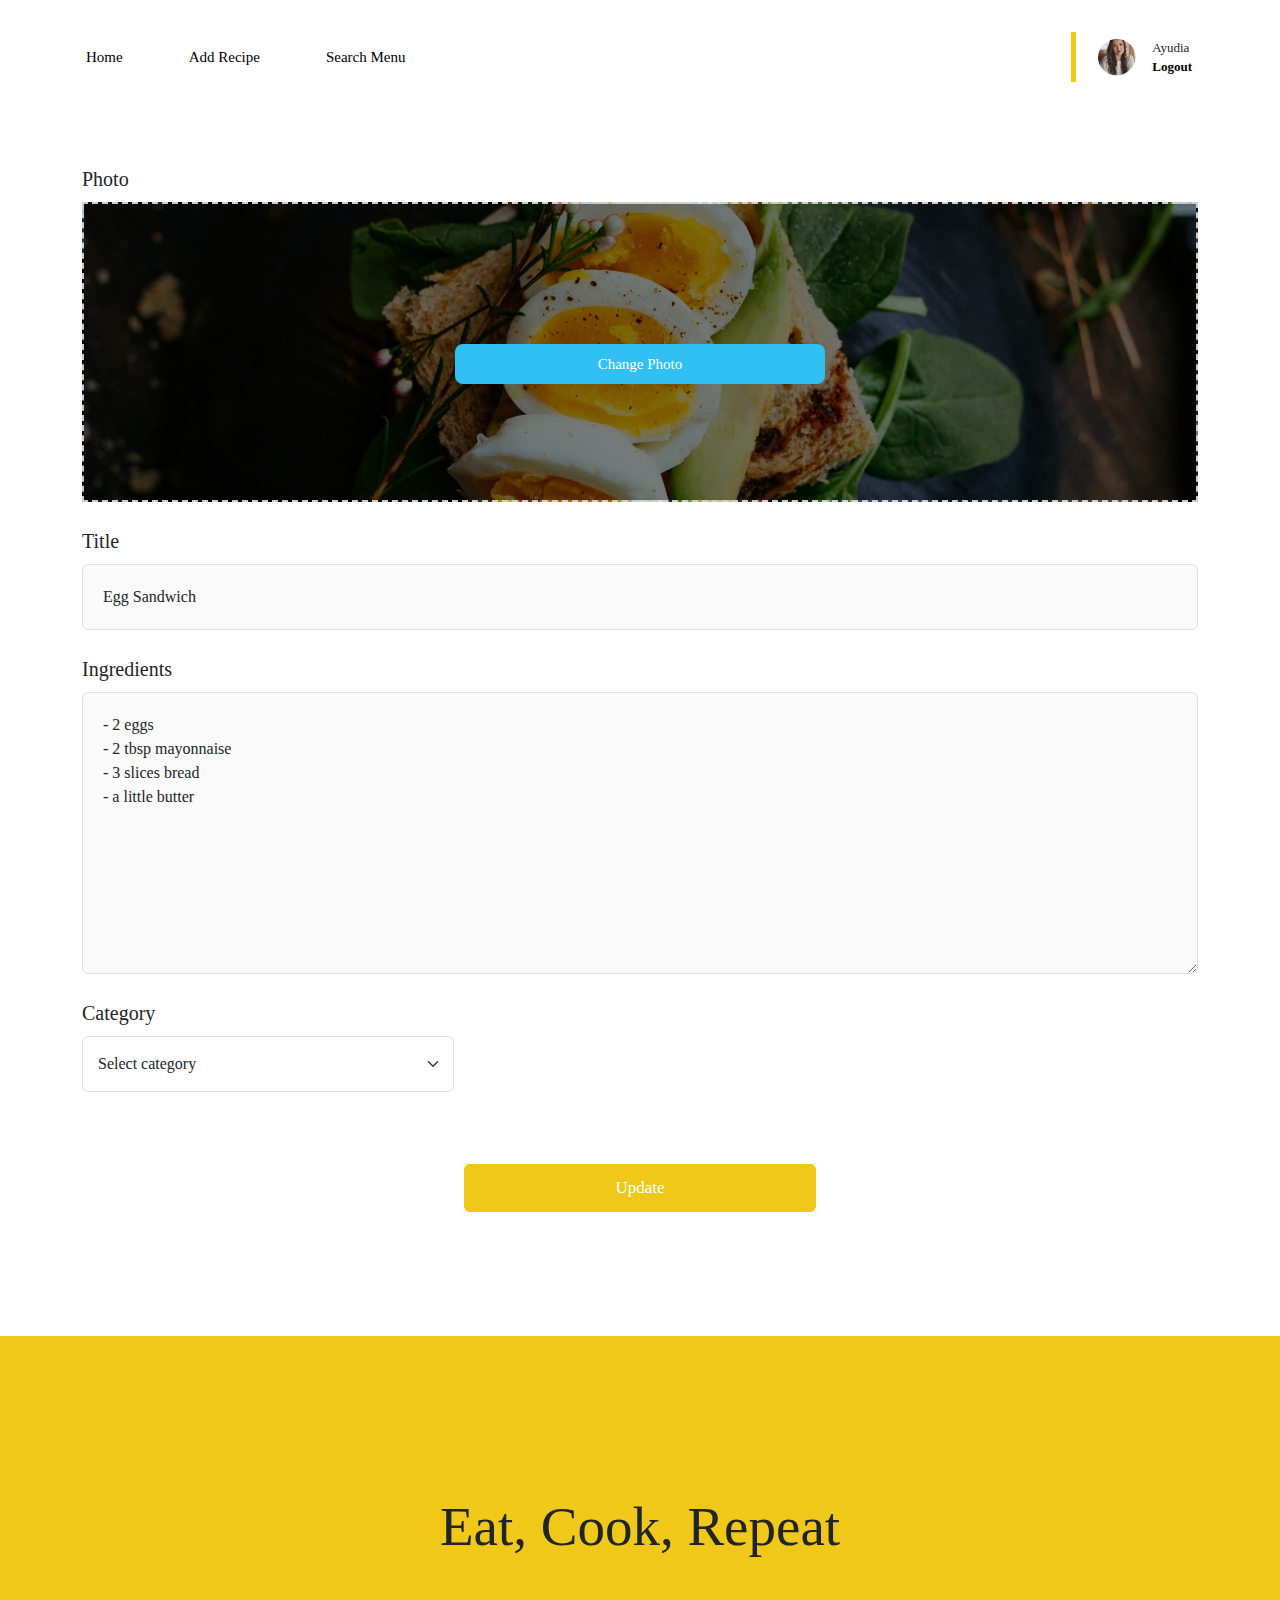
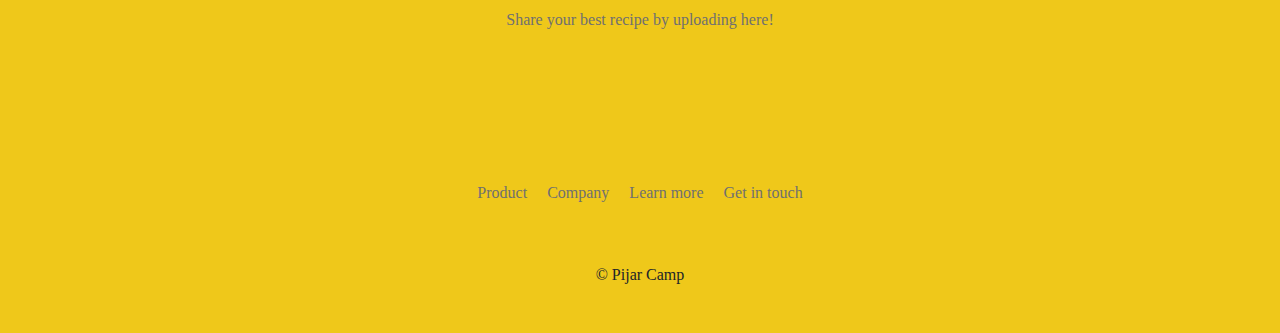
<file: edit-menu.html>
<!DOCTYPE html>
<html lang="en">
  <head>
    <meta charset="UTF-8" />
    <meta name="viewport" content="width=device-width, initial-scale=1.0" />
    <title>Pijar Food</title>
    <link
      href="https://cdn.jsdelivr.net/npm/bootstrap@5.3.3/dist/css/bootstrap.min.css"
      rel="stylesheet"
      integrity="sha384-QWTKZyjpPEjISv5WaRU9OFeRpok6YctnYmDr5pNlyT2bRjXh0JMhjY6hW+ALEwIH"
      crossorigin="anonymous"
    />
    <script
      src="https://cdn.jsdelivr.net/npm/bootstrap@5.3.3/dist/js/bootstrap.bundle.min.js"
      integrity="sha384-YvpcrYf0tY3lHB60NNkmXc5s9fDVZLESaAA55NDzOxhy9GkcIdslK1eN7N6jIeHz"
      crossorigin="anonymous"
    ></script>
    <link
      href="https://cdnjs.cloudflare.com/ajax/libs/font-awesome/6.0.0-beta3/css/all.min.css"
      rel="stylesheet"
    />
    <link rel="stylesheet" type="text/css" href="styles.css" />
  </head>
  <body class="edit-menu">
    <!-- navbar -->
    <nav class="navbar navbar-expand-lg container p-2 mt-4">
      <!-- Home, add recipe, search -->
      <button
        class="navbar-toggler"
        type="button"
        data-bs-toggle="collapse"
        data-bs-target="#navbarNavDropdown"
        aria-controls="navbarNavDropdown"
        aria-expanded="false"
        aria-label="Toggle navigation"
      >
        <span class="navbar-toggler-icon"></span>
      </button>
      <div
        class="collapse navbar-collapse"
        id="navbarNavDropdown"
        style="font-size: 15px"
      >
        <ul class="navbar-nav">
          <li class="nav-item">
            <a class="nav-link active" href="search-menu.html">Home</a>
          </li>
          <li class="nav-item">
            <a class="nav-link active" href="add-menu.html">Add Recipe</a>
          </li>
          <li class="nav-item">
            <a class="nav-link active" href="detail-profile-recipes.html"
              >Search Menu</a
            >
          </li>
        </ul>
      </div>

      <!-- Profile & Logout-->
      <div class="profile d-flex flex-row align-items-center">
        <div
          class="box"
          style="
            width: 5px;
            height: 50px;
            background-color: #efc81a;
            margin-right: 20px;
          "
        ></div>
        <a href="detail-profile.html">
          <img
            src="ayudia-photo.png"
            style="
              border: 200px;
              border-radius: 100%;
              height: 40px;
              padding: 1.5px;
              margin-right: 15px;
            "
            class=""
            alt="..."
          />
        </a>
        <div
          class="d-flex flex-column"
          style="font-size: small; margin-right: 10px; text-align: left"
        >
          <div class="">Ayudia</div>
          <a
            href="login.html"
            class="text-black"
            style="font-weight: 600; text-decoration: none"
            >Logout</a
          >
        </div>
      </div>
    </nav>

    <!-- Content -->
    <div
      class="content container d-flex flex-column"
      style="margin-top: 50px; margin-bottom: 100px"
    >
      <!-- body content -->
      <section class="row">
        <!-- Input Recipe -->
        <form action="" class="d-flex flex-column mt-4 mb-4">
          <!-- Photo -->
          <label
            for="uploadPhoto"
            class="form-label"
            style="font-weight: 500; font-size: 20px"
            >Photo</label
          >
          <div class="d-flex flex-column mb-4">
            <div
              class="upload-container d-flex flex-column align-items-center justify-content-center"
            >
              <button
                type="submit"
                class="btn col-4 mt-4 btn-lg text-white"
                style="font-size: 15px; background-color: #30c0f3; z-index: 1"
              >
                Change Photo
              </button>
              <div class="overlay"></div>
              <!-- <input type="file" id="fileInput" class="form-control" id="formFile" placeholder="Add Photo" style="position: absolute; top: 0; left: 0; width: 100%; height: 100%; opacity: 0;"> -->
            </div>
          </div>

          <!-- Title -->
          <label
            for="title"
            class="form-label"
            style="font-weight: 500; font-size: 20px"
            >Title</label
          >
          <div class="d-flex flex-column mb-4">
            <input
              type="text"
              class="form-control"
              id="textComment"
              placeholder="Title"
              rows="1"
              value="Egg Sandwich"
            />
          </div>

          <!-- Ingredients -->
          <label
            for="ingredients"
            class="form-label"
            style="font-weight: 500; font-size: 20px"
            >Ingredients</label
          >
          <div class="d-flex flex-column mb-4">
            <textarea
              type="text"
              class="form-control"
              id="textComment"
              placeholder="Ingredients"
              rows="10"
              style="white-space: pre-line"
            >
- 2 eggs
- 2 tbsp mayonnaise
- 3 slices bread
- a little butter
          </textarea
            >
          </div>

          <!-- Category -->
          <div class="d-flex flex-column mb-4 col-4">
            <label
              for="category"
              class="form-label"
              style="font-weight: 500; font-size: 20px"
              >Category</label
            >
            <select
              class="form-select"
              aria-label="category"
              style="padding: 15px"
            >
              <option selected>Select category</option>
              <option value="1">Desert</option>
              <option value="2">Main Course</option>
              <option value="3">Appetizer</option>
            </select>
          </div>

          <!-- Update Button -->
          <div class="d-flex flex-column align-items-center mt-5">
            <button
              type="submit"
              class="btn text-white"
              style="
                padding: 10px 150px;
                font-size: 17px;
                background-color: #efc81a;
              "
            >
              Update
            </button>
          </div>
        </form>
      </section>
    </div>

    <!-- Footer -->
    <footer class="footer mt-5" style="background-color: #efc81a">
      <div
        class="d-flex flex-column justify-content-center align-items-center"
        style="padding: 75px; padding-top: 150px"
      >
        <p style="font-size: 55px">Eat, Cook, Repeat</p>
        <p class="mt-4" style="color: #707070">
          Share your best recipe by uploading here!
        </p>
      </div>
      <div
        class="d-flex flex-row justify-content-center text-align-center p-5"
        style="background-color: #efc81a"
      >
        <a href="" style="padding: 10px; text-decoration: none; color: #707070"
          >Product</a
        >
        <a href="" style="padding: 10px; text-decoration: none; color: #707070"
          >Company</a
        >
        <a href="" style="padding: 10px; text-decoration: none; color: #707070"
          >Learn more</a
        >
        <a href="" style="padding: 10px; text-decoration: none; color: #707070"
          >Get in touch</a
        >
      </div>
      <div
        class="d-flex flex-column justify-content-center align-items-center"
        style="padding-bottom: 30px"
      >
        <p>&copy Pijar Camp</p>
      </div>
    </footer>
  </body>
</html>
</file>
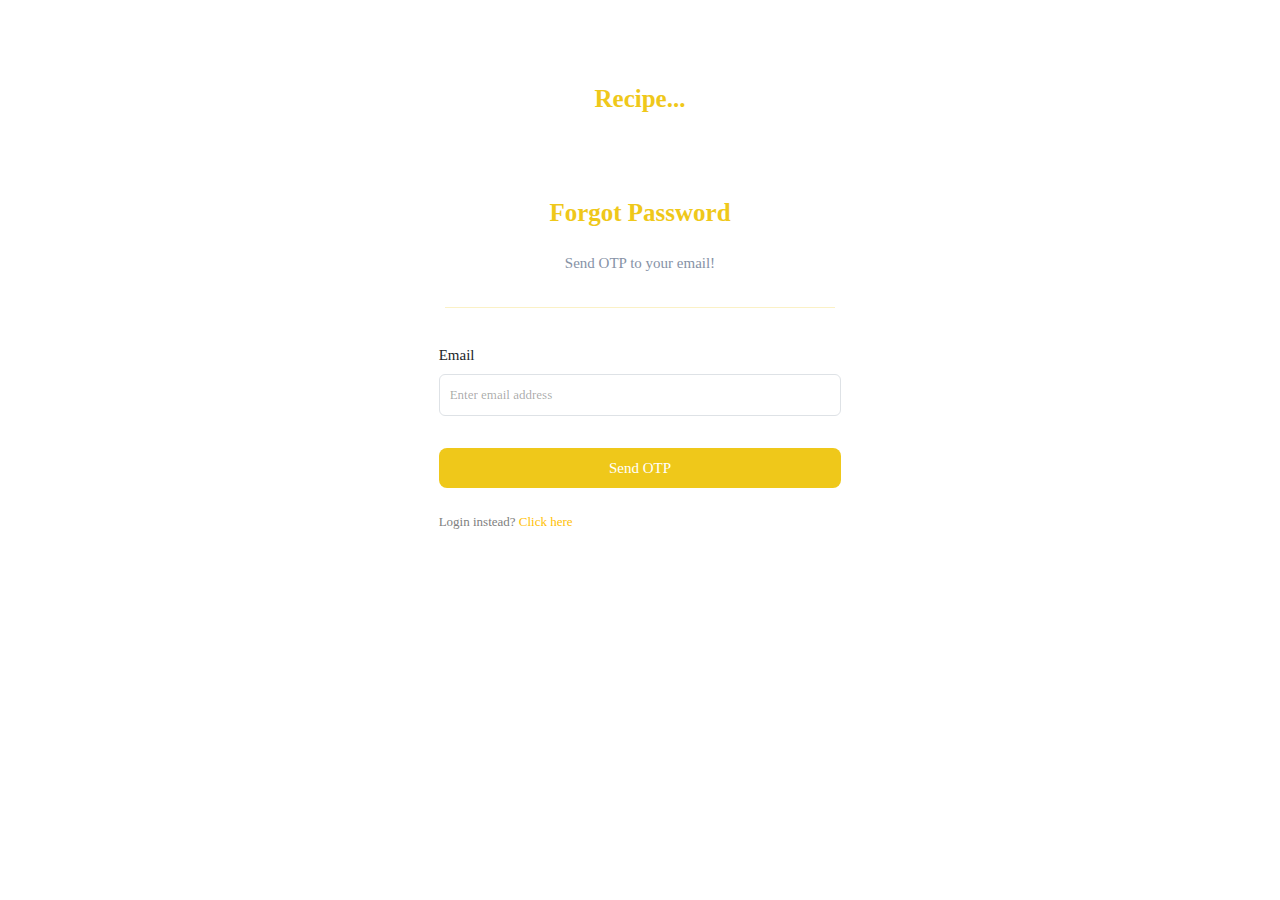
<file: forgot-password.html>
<!DOCTYPE html>
<html lang="en">
  <head>
    <meta charset="UTF-8" />
    <meta name="viewport" content="width=device-width, initial-scale=1.0" />
    <title>Pijar Food</title>
    <link
      href="https://cdn.jsdelivr.net/npm/bootstrap@5.3.3/dist/css/bootstrap.min.css"
      rel="stylesheet"
      integrity="sha384-QWTKZyjpPEjISv5WaRU9OFeRpok6YctnYmDr5pNlyT2bRjXh0JMhjY6hW+ALEwIH"
      crossorigin="anonymous"
    />
    <script
      src="https://cdn.jsdelivr.net/npm/bootstrap@5.3.3/dist/js/bootstrap.bundle.min.js"
      integrity="sha384-YvpcrYf0tY3lHB60NNkmXc5s9fDVZLESaAA55NDzOxhy9GkcIdslK1eN7N6jIeHz"
      crossorigin="anonymous"
    ></script>
    <link rel="stylesheet" type="text/css" href="styles.css" />
  </head>
  <body class="forgot-password">
    <!-- content -->
    <div
      class="container d-flex flex-column align-items-center"
      style="padding-top: 80px; padding-bottom: 20px; color: #efc81a"
    >
      <p style="font-size: 25px; font-weight: 600">Recipe...</p>
      <p style="font-size: 25px; font-weight: 600; margin-top: 60px">
        Forgot Password
      </p>
      <p style="color: #8692a6; margin-top: 5px; font-size: 15px">
        Send OTP to your email!
      </p>
      <div class="box" style="width: 50px; background-color: grey"></div>
      <hr style="width: 390px; color: #efc81a" />
    </div>

    <form class="container col-4">
      <div class="mb-3">
        <label for="email" class="form-label">Email</label>
        <input
          type="email"
          class="form-control"
          id="email"
          placeholder="Enter email address"
          style="padding: 10px; font-size: 13px"
        />
      </div>
      <button
        type="submit"
        class="btn col-12 mt-3 btn-lg text-white"
        style="font-size: 15px; background-color: #efc81a"
      >
        Send OTP
      </button>
    </form>
    <p class="container col-4 mt-4" style="font-size: 13px; color: grey">
      Login instead?
      <a
        href="login.html"
        class="text-warning"
        style="text-decoration: none; color: #efc81a"
        >Click here</a
      >
    </p>
  </body>
</html>
</file>
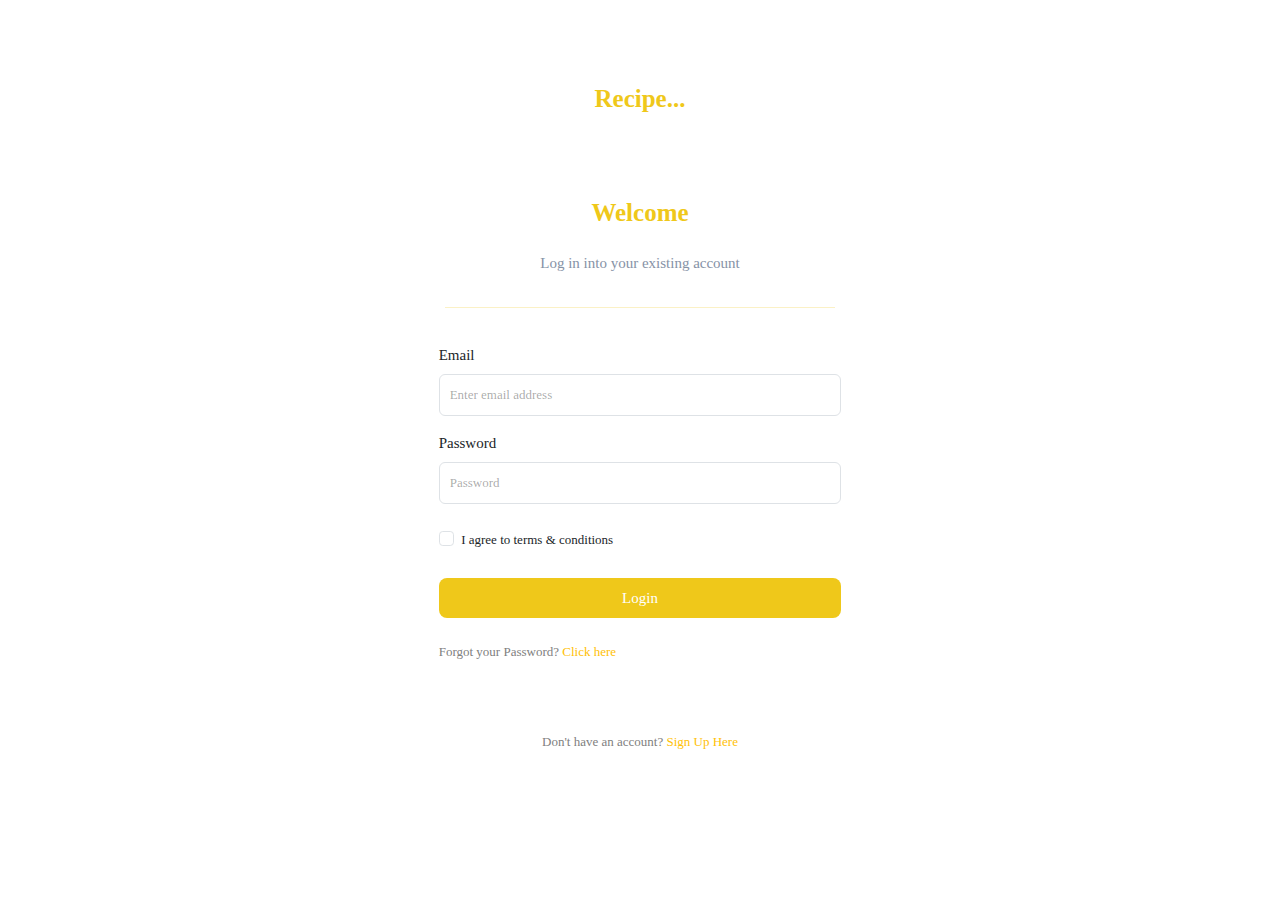
<file: login.html>
<!DOCTYPE html>
<html lang="en">
  <head>
    <meta charset="UTF-8" />
    <meta name="viewport" content="width=device-width, initial-scale=1.0" />
    <title>Pijar Food</title>
    <link
      href="https://cdn.jsdelivr.net/npm/bootstrap@5.3.3/dist/css/bootstrap.min.css"
      rel="stylesheet"
      integrity="sha384-QWTKZyjpPEjISv5WaRU9OFeRpok6YctnYmDr5pNlyT2bRjXh0JMhjY6hW+ALEwIH"
      crossorigin="anonymous"
    />
    <script
      src="https://cdn.jsdelivr.net/npm/bootstrap@5.3.3/dist/js/bootstrap.bundle.min.js"
      integrity="sha384-YvpcrYf0tY3lHB60NNkmXc5s9fDVZLESaAA55NDzOxhy9GkcIdslK1eN7N6jIeHz"
      crossorigin="anonymous"
    ></script>
    <link rel="stylesheet" type="text/css" href="styles.css" />
  </head>
  <body class="login">
    <!-- content -->
    <div
      class="container d-flex flex-column align-items-center"
      style="padding-top: 80px; padding-bottom: 20px; color: #efc81a"
    >
      <p style="font-size: 25px; font-weight: 600">Recipe...</p>
      <p style="font-size: 25px; font-weight: 600; margin-top: 60px">Welcome</p>
      <p style="color: #8692a6; margin-top: 5px; font-size: 15px">
        Log in into your existing account
      </p>
      <div class="box" style="width: 50px; background-color: grey"></div>
      <hr style="width: 390px; color: #efc81a" />
    </div>

    <form action="search-menu.html" method="get" class="container col-4">
      <div class="mb-3">
        <label for="email" class="form-label">Email</label>
        <input
          type="email"
          class="form-control"
          id="email"
          placeholder="Enter email address"
          style="padding: 10px; font-size: 13px"
        />
      </div>
      <div class="mb-3">
        <label for="password" class="form-label">Password</label>
        <input
          type="password"
          class="form-control"
          id="password"
          placeholder="Password"
          style="padding: 10px; font-size: 13px"
        />
      </div>
      <div class="form-check mt-4">
        <input
          class="form-check-input"
          type="checkbox"
          value=""
          id="flexCheckDefault"
        />
        <label
          class="form-check-label"
          for="flexCheckDefault"
          style="font-size: small"
        >
          I agree to terms & conditions
        </label>
      </div>
      <button
        type="submit"
        class="btn col-12 mt-4 btn-lg text-white"
        style="font-size: 15px; background-color: #efc81a"
      >
        Login
      </button>
    </form>
    <p class="container col-4 mt-4" style="font-size: 13px; color: grey">
      Forgot your Password?
      <a
        href="forgot-password.html"
        class="text-warning"
        style="text-decoration: none; color: #efc81a"
        >Click here</a
      >
    </p>
    <p
      class="container col-3"
      style="margin-top: 70px; text-align: center; font-size: 13px; color: grey"
    >
      Don't have an account?
      <a
        href="registrasi.html"
        class="text-warning"
        style="text-decoration: none; color: #efc81a"
        >Sign Up Here</a
      >
    </p>
  </body>
</html>
</file>
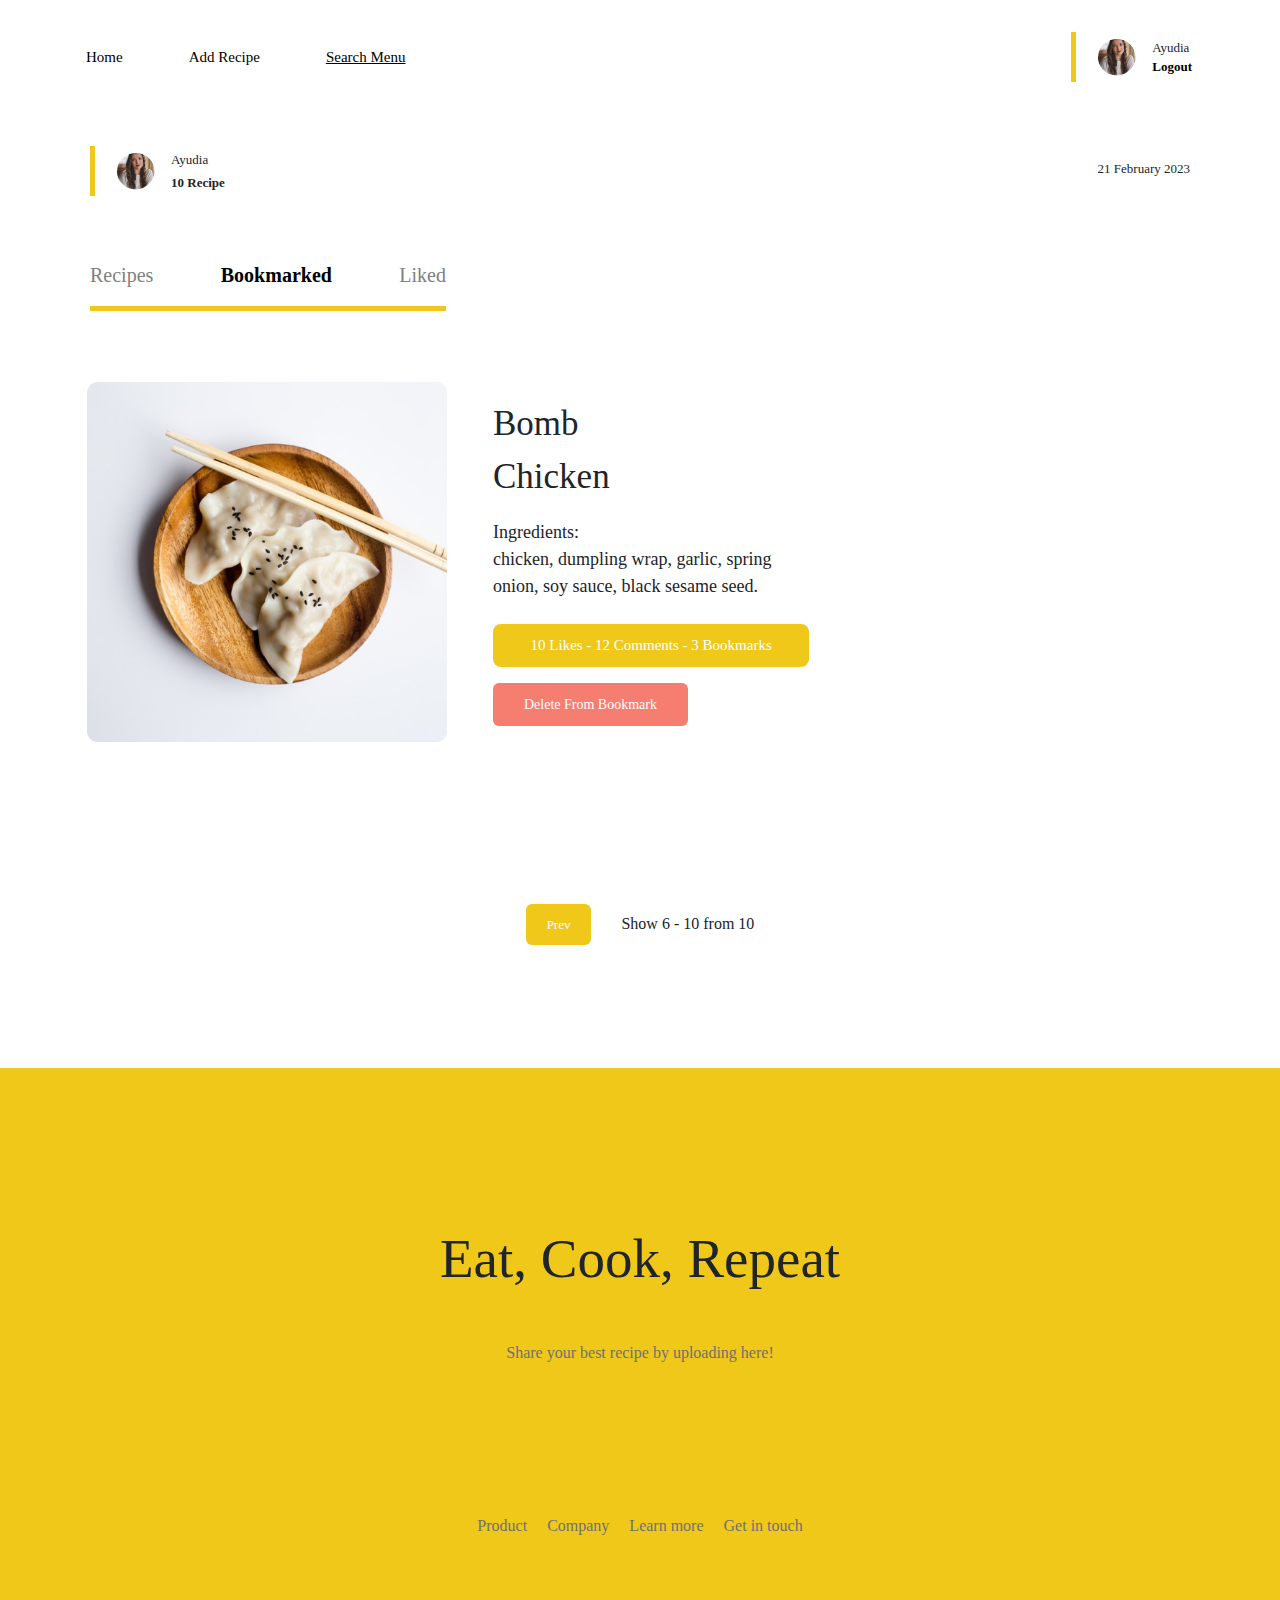
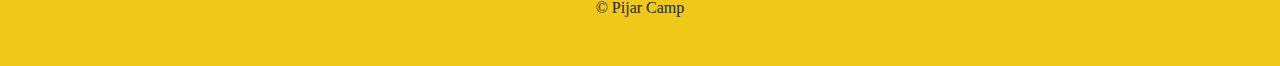
<file: profile-bookmarked.html>
<!DOCTYPE html>
<html lang="en">
  <head>
    <meta charset="UTF-8" />
    <meta name="viewport" content="width=device-width, initial-scale=1.0" />
    <title>Pijar Food</title>
    <link
      href="https://cdn.jsdelivr.net/npm/bootstrap@5.3.3/dist/css/bootstrap.min.css"
      rel="stylesheet"
      integrity="sha384-QWTKZyjpPEjISv5WaRU9OFeRpok6YctnYmDr5pNlyT2bRjXh0JMhjY6hW+ALEwIH"
      crossorigin="anonymous"
    />
    <script
      src="https://cdn.jsdelivr.net/npm/bootstrap@5.3.3/dist/js/bootstrap.bundle.min.js"
      integrity="sha384-YvpcrYf0tY3lHB60NNkmXc5s9fDVZLESaAA55NDzOxhy9GkcIdslK1eN7N6jIeHz"
      crossorigin="anonymous"
    ></script>
    <link rel="stylesheet" type="text/css" href="styles.css" />
  </head>

  <body class="detail-profile-bookmarked">
    <!-- navbar -->
    <nav class="navbar navbar-expand-lg container p-2 mt-4">
      <!-- Home, add recipe, search -->
      <button
        class="navbar-toggler"
        type="button"
        data-bs-toggle="collapse"
        data-bs-target="#navbarNavDropdown"
        aria-controls="navbarNavDropdown"
        aria-expanded="false"
        aria-label="Toggle navigation"
      >
        <span class="navbar-toggler-icon"></span>
      </button>
      <div
        class="collapse navbar-collapse"
        id="navbarNavDropdown"
        style="font-size: 15px"
      >
        <ul class="navbar-nav">
          <li class="nav-item">
            <a class="nav-link active" href="search-menu.html">Home</a>
          </li>
          <li class="nav-item">
            <a class="nav-link active" href="add-menu.html">Add Recipe</a>
          </li>
          <li class="nav-item">
            <a
              class="nav-link active"
              href="detail-profile-recipes.html"
              aria-current="page"
              style="text-decoration-line: underline"
              >Search Menu</a
            >
          </li>
        </ul>
      </div>

      <!-- Profile & Logout-->
      <div class="profile d-flex flex-row" style="align-items: center">
        <div
          class="box"
          style="
            width: 5px;
            height: 50px;
            background-color: #efc81a;
            margin-right: 20px;
          "
        ></div>
        <a href="detail-profile.html">
          <img
            src="ayudia-photo.png"
            style="
              border: 200px;
              border-radius: 100%;
              height: 40px;
              padding: 1.5px;
              margin-right: 15px;
            "
            class=""
            alt="..."
          />
        </a>
        <div
          class="d-flex flex-column"
          style="font-size: small; margin-right: 10px; text-align: left"
        >
          <div class="">Ayudia</div>
          <div class="">
            <a
              href="login.html"
              class="text-black"
              style="font-weight: 600; text-decoration: none"
              >Logout</a
            >
          </div>
        </div>
      </div>
    </nav>

    <!-- Content -->
    <div class="content container d-flex flex-column">
      <!-- Profile, date, like -->
      <div class="profile-date-like row mt-5 mb-4 p-2">
        <div class="profile col-6 d-flex flex-row align-items-center">
          <div
            class="box"
            style="
              width: 5px;
              height: 50px;
              background-color: #efc81a;
              margin-right: 20px;
            "
          ></div>
          <img
            src="ayudia-photo.png"
            style="
              border: 200px;
              border-radius: 100%;
              height: 40px;
              padding: 1.5px;
              margin-right: 15px;
            "
            alt="..."
          />
          <div
            class="d-flex flex-column align-items-start"
            style="font-size: small; margin-right: 10px"
          >
            <span class="mb-1">Ayudia</span>
            <span style="font-weight: 600">10 Recipe</span>
          </div>
        </div>
        <div class="date-like col-6 d-flex flex-column justify-content-center">
          <div
            class="d-flex flex-column align-items-end"
            style="font-size: small"
          >
            <span class="mb-1">21 February 2023</span>
          </div>
        </div>
      </div>

      <!-- Recipes, Bookmarked, Liked-->
      <div
        class="recipe-bookmarked-liked d-flex flex-column col-4 mt-4 mb-4 p-2"
      >
        <div class="d-flex flex-row justify-content-between">
          <a class="list-item" href="detail-profile-recipes.html">Recipes</a>
          <a class="list-item active" aria-current="bookmarked" href="#"
            >Bookmarked</a
          >
          <a class="list-item" href="#">Liked</a>
        </div>
        <div
          class="box mt-3"
          style="background-color: #efc81a; height: 5px; width: 100%"
        ></div>
      </div>

      <!-- body content -->
      <div class="d-flex flex-row p-1">
        <div class="col-8">
          <!-- Card Recipe-->
          <div class="card-recipe mt-4 mb-4">
            <div
              class="card d-flex flex-row"
              style="background-color: transparent; border-color: transparent"
            >
              <div class="d-flex flex-row align-items-center">
                <div class="col-6" style="margin-right: 20px; max-width: 360px">
                  <img src="recipe-picture.png" class="img-fluid" alt="..." />
                </div>
                <div class="col-6">
                  <div
                    class="card-body d-flex flex-column"
                    style="margin: 10px"
                  >
                    <span class="card-title mb-3" style="font-size: 35px"
                      >Bomb <br />Chicken</span
                    >
                    <span class="card-text mb-4" style="font-size: 18px"
                      >Ingredients: <br />
                      chicken, dumpling wrap, garlic, spring onion, soy sauce,
                      black sesame seed.</span
                    >
                    <div class="like-comment-bookmark mb-3">
                      <span>10 Likes - 12 Comments - 3 Bookmarks</span>
                    </div>
                    <div class="d-flex flex-row justify-content-between">
                      <button
                        type="submit"
                        class="btn text-white"
                        style="
                          font-size: 14px;
                          background-color: #f57e71;
                          padding: 10px 30px;
                        "
                      >
                        Delete From Bookmark
                      </button>
                    </div>
                  </div>
                </div>
              </div>
            </div>
          </div>
        </div>
      </div>
    </div>

    <!-- Page -->
    <div class="pagination row mt-5 mb-5">
      <div
        class="col d-flex flex-column align-items-center"
        style="padding: 75px"
      >
        <div class="d-flex flex-row align-items-center">
          <button
            type="submit"
            class="btn text-white"
            style="
              font-size: small;
              background-color: #efc81a;
              padding: 10px;
              padding-left: 20px;
              padding-right: 20px;
            "
          >
            Prev
          </button>
          <span style="margin-left: 30px">Show 6 - 10 from 10</span>
        </div>
      </div>
    </div>

    <!-- Footer -->
    <div class="footer" style="background-color: #efc81a">
      <div
        class="d-flex flex-column justify-content-center align-items-center"
        style="padding: 75px; padding-top: 150px"
      >
        <p style="font-size: 55px">Eat, Cook, Repeat</p>
        <p class="mt-4" style="color: #707070">
          Share your best recipe by uploading here!
        </p>
      </div>
      <div
        class="d-flex flex-row justify-content-center text-align-center p-5"
        style="background-color: #efc81a"
      >
        <a href="" style="padding: 10px; text-decoration: none; color: #707070"
          >Product</a
        >
        <a href="" style="padding: 10px; text-decoration: none; color: #707070"
          >Company</a
        >
        <a href="" style="padding: 10px; text-decoration: none; color: #707070"
          >Learn more</a
        >
        <a href="" style="padding: 10px; text-decoration: none; color: #707070"
          >Get in touch</a
        >
      </div>
      <div
        class="d-flex flex-column justify-content-center align-items-center"
        style="padding-bottom: 30px"
      >
        <p>&copy Pijar Camp</p>
      </div>
    </div>
  </body>
</html>
</file>
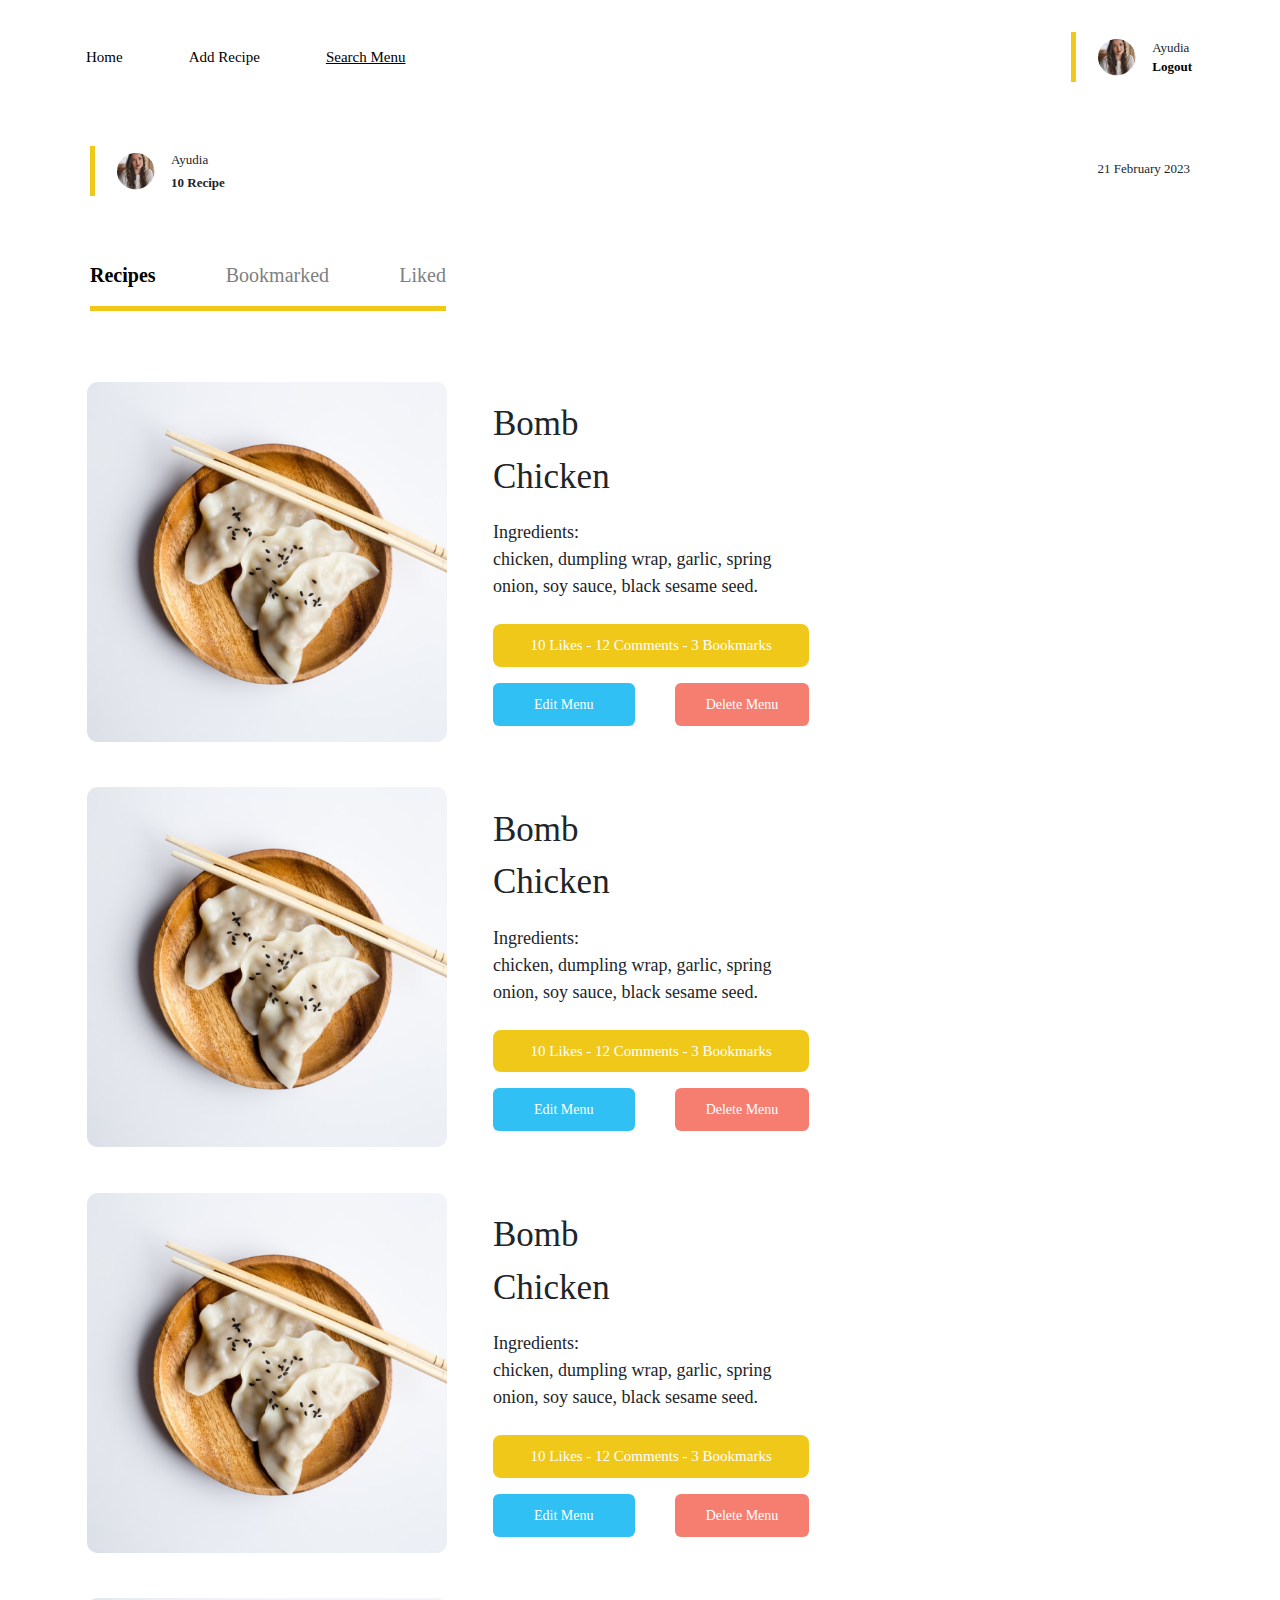
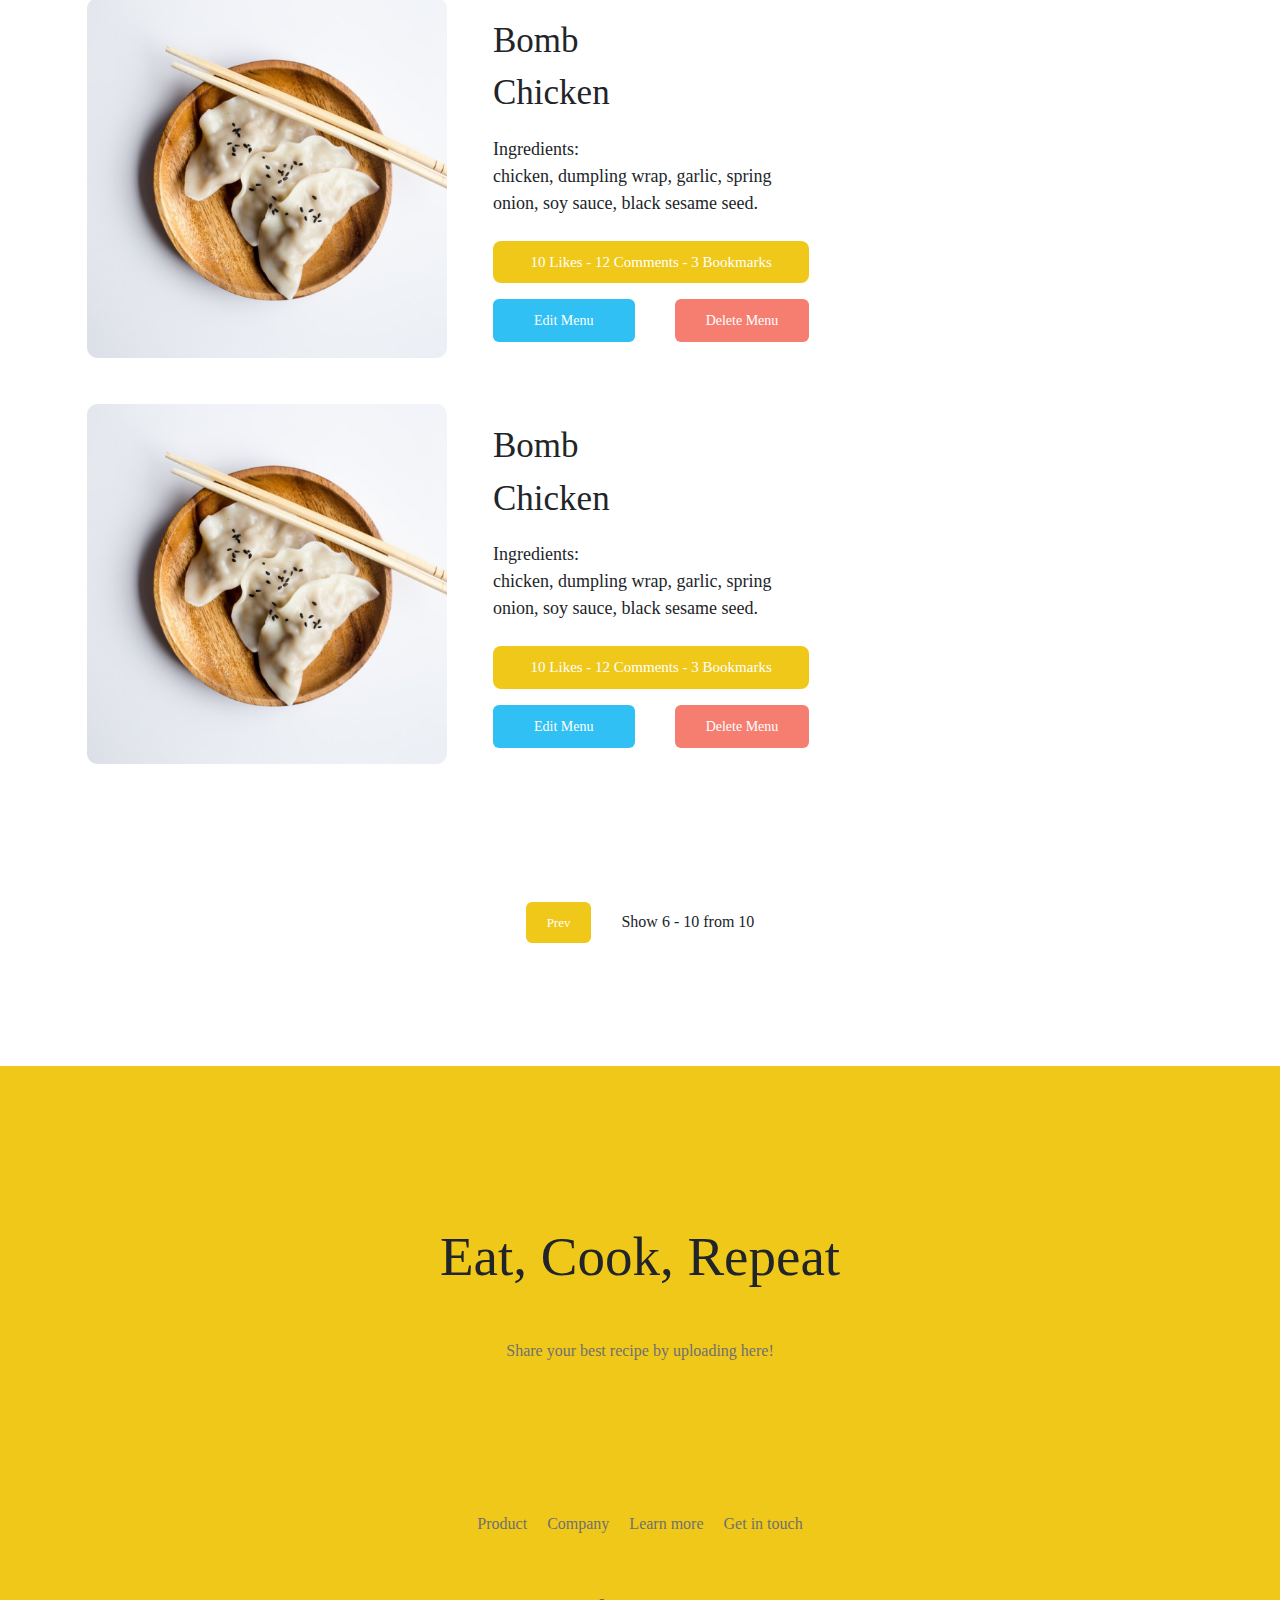
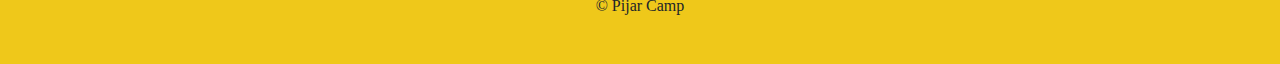
<file: profile-recipes.html>
<!DOCTYPE html>
<html lang="en">
  <head>
    <meta charset="UTF-8" />
    <meta name="viewport" content="width=device-width, initial-scale=1.0" />
    <title>Pijar Food</title>
    <link
      href="https://cdn.jsdelivr.net/npm/bootstrap@5.3.3/dist/css/bootstrap.min.css"
      rel="stylesheet"
      integrity="sha384-QWTKZyjpPEjISv5WaRU9OFeRpok6YctnYmDr5pNlyT2bRjXh0JMhjY6hW+ALEwIH"
      crossorigin="anonymous"
    />
    <script
      src="https://cdn.jsdelivr.net/npm/bootstrap@5.3.3/dist/js/bootstrap.bundle.min.js"
      integrity="sha384-YvpcrYf0tY3lHB60NNkmXc5s9fDVZLESaAA55NDzOxhy9GkcIdslK1eN7N6jIeHz"
      crossorigin="anonymous"
    ></script>
    <link rel="stylesheet" type="text/css" href="styles.css" />
  </head>
  <body class="detail-profile-recipes">
    <!-- navbar -->
    <nav class="navbar navbar-expand-lg container p-2 mt-4">
      <!-- Home, add recipe, search -->
      <button
        class="navbar-toggler"
        type="button"
        data-bs-toggle="collapse"
        data-bs-target="#navbarNavDropdown"
        aria-controls="navbarNavDropdown"
        aria-expanded="false"
        aria-label="Toggle navigation"
      >
        <span class="navbar-toggler-icon"></span>
      </button>
      <div
        class="collapse navbar-collapse"
        id="navbarNavDropdown"
        style="font-size: 15px"
      >
        <ul class="navbar-nav">
          <li class="nav-item">
            <a class="nav-link active" href="search-menu.html">Home</a>
          </li>
          <li class="nav-item">
            <a class="nav-link active" href="add-menu.html">Add Recipe</a>
          </li>
          <li class="nav-item">
            <a
              class="nav-link active"
              href="detail-profile-recipes.html"
              aria-current="page"
              style="text-decoration-line: underline"
              >Search Menu</a
            >
          </li>
        </ul>
      </div>

      <!-- Profile & Logout-->
      <div class="profile d-flex flex-row" style="align-items: center">
        <div
          class="box"
          style="
            width: 5px;
            height: 50px;
            background-color: #efc81a;
            margin-right: 20px;
          "
        ></div>
        <a href="detail-profile.html">
          <img
            src="ayudia-photo.png"
            style="
              border: 200px;
              border-radius: 100%;
              height: 40px;
              padding: 1.5px;
              margin-right: 15px;
            "
            class=""
            alt="..."
          />
        </a>
        <div
          class="d-flex flex-column"
          style="font-size: small; margin-right: 10px; text-align: left"
        >
          <div class="">Ayudia</div>
          <div class="">
            <a
              href="login.html"
              class="text-black"
              style="font-weight: 600; text-decoration: none"
              >Logout</a
            >
          </div>
        </div>
      </div>
    </nav>

    <!-- Content -->
    <div class="content container d-flex flex-column">
      <!-- Profile, date, like -->
      <div class="profile-date-like row mt-5 mb-4 p-2">
        <div class="profile col-6 d-flex flex-row align-items-center">
          <div
            class="box"
            style="
              width: 5px;
              height: 50px;
              background-color: #efc81a;
              margin-right: 20px;
            "
          ></div>
          <img
            src="ayudia-photo.png"
            style="
              border: 200px;
              border-radius: 100%;
              height: 40px;
              padding: 1.5px;
              margin-right: 15px;
            "
            alt="..."
          />
          <div
            class="d-flex flex-column align-items-start"
            style="font-size: small; margin-right: 10px"
          >
            <span class="mb-1">Ayudia</span>
            <span style="font-weight: 600">10 Recipe</span>
          </div>
        </div>
        <div class="date-like col-6 d-flex flex-column justify-content-center">
          <div
            class="d-flex flex-column align-items-end"
            style="font-size: small"
          >
            <span class="mb-1">21 February 2023</span>
          </div>
        </div>
      </div>

      <!-- Recipes, Bookmarked, Liked-->
      <div
        class="recipe-bookmarked-liked d-flex flex-column col-4 mt-4 mb-4 p-2"
      >
        <div class="d-flex flex-row justify-content-between">
          <a class="list-item active" aria-current="recipes" href="#"
            >Recipes</a
          >
          <a class="list-item" href="detail-profile-bookmarked.html"
            >Bookmarked</a
          >
          <a class="list-item" href="#">Liked</a>
        </div>
        <div
          class="box mt-3"
          style="background-color: #efc81a; height: 5px; width: 100%"
        ></div>
      </div>

      <!-- body content -->
      <div class="d-flex flex-row p-1">
        <section class="col-8">
          <!-- Card Recipe-->
          <div class="card-recipe mt-4 mb-4">
            <div
              class="card d-flex flex-row"
              style="background-color: transparent; border-color: transparent"
            >
              <div class="d-flex flex-row align-items-center">
                <div class="col-6" style="margin-right: 20px; max-width: 360px">
                  <img src="recipe-picture.png" class="img-fluid" alt="..." />
                </div>
                <div class="col-6">
                  <div
                    class="card-body d-flex flex-column"
                    style="margin: 10px"
                  >
                    <span class="card-title mb-3" style="font-size: 35px"
                      >Bomb <br />Chicken</span
                    >
                    <span class="card-text mb-4" style="font-size: 18px"
                      >Ingredients: <br />
                      chicken, dumpling wrap, garlic, spring onion, soy sauce,
                      black sesame seed.</span
                    >
                    <div class="like-comment-bookmark mb-3">
                      <span>10 Likes - 12 Comments - 3 Bookmarks</span>
                    </div>
                    <div class="d-flex flex-row justify-content-between">
                      <form action="edit-menu.html">
                        <button
                          type="submit"
                          class="btn text-white"
                          style="
                            font-size: 14px;
                            background-color: #30c0f3;
                            padding: 10px 40px;
                          "
                        >
                          Edit Menu
                        </button>
                      </form>
                      <button
                        type="submit"
                        class="btn text-white"
                        style="
                          font-size: 14px;
                          background-color: #f57e71;
                          padding: 10px 30px;
                        "
                      >
                        Delete Menu
                      </button>
                    </div>
                  </div>
                </div>
              </div>
            </div>
          </div>

          <!-- Card Recipe-->
          <div class="card-recipe mt-4 mb-4">
            <div
              class="card d-flex flex-row"
              style="background-color: transparent; border-color: transparent"
            >
              <div class="d-flex flex-row align-items-center">
                <div class="col-6" style="margin-right: 20px; max-width: 360px">
                  <img src="recipe-picture.png" class="img-fluid" alt="..." />
                </div>
                <div class="col-6">
                  <div
                    class="card-body d-flex flex-column"
                    style="margin: 10px"
                  >
                    <span class="card-title mb-3" style="font-size: 35px"
                      >Bomb <br />Chicken</span
                    >
                    <span class="card-text mb-4" style="font-size: 18px"
                      >Ingredients: <br />
                      chicken, dumpling wrap, garlic, spring onion, soy sauce,
                      black sesame seed.</span
                    >
                    <div class="like-comment-bookmark mb-3">
                      <span>10 Likes - 12 Comments - 3 Bookmarks</span>
                    </div>
                    <div class="d-flex flex-row justify-content-between">
                      <button
                        type="submit"
                        class="btn text-white"
                        style="
                          font-size: 14px;
                          background-color: #30c0f3;
                          padding: 10px 40px;
                        "
                      >
                        Edit Menu
                      </button>
                      <button
                        type="submit"
                        class="btn text-white"
                        style="
                          font-size: 14px;
                          background-color: #f57e71;
                          padding: 10px 30px;
                        "
                      >
                        Delete Menu
                      </button>
                    </div>
                  </div>
                </div>
              </div>
            </div>
          </div>

          <!-- Card Recipe-->
          <div class="card-recipe mt-4 mb-4">
            <div
              class="card d-flex flex-row"
              style="background-color: transparent; border-color: transparent"
            >
              <div class="d-flex flex-row align-items-center">
                <div class="col-6" style="margin-right: 20px; max-width: 360px">
                  <img src="recipe-picture.png" class="img-fluid" alt="..." />
                </div>
                <div class="col-6">
                  <div
                    class="card-body d-flex flex-column"
                    style="margin: 10px"
                  >
                    <span class="card-title mb-3" style="font-size: 35px"
                      >Bomb <br />Chicken</span
                    >
                    <span class="card-text mb-4" style="font-size: 18px"
                      >Ingredients: <br />
                      chicken, dumpling wrap, garlic, spring onion, soy sauce,
                      black sesame seed.</span
                    >
                    <div class="like-comment-bookmark mb-3">
                      <span>10 Likes - 12 Comments - 3 Bookmarks</span>
                    </div>
                    <div class="d-flex flex-row justify-content-between">
                      <button
                        type="submit"
                        class="btn text-white"
                        style="
                          font-size: 14px;
                          background-color: #30c0f3;
                          padding: 10px 40px;
                        "
                      >
                        Edit Menu
                      </button>
                      <button
                        type="submit"
                        class="btn text-white"
                        style="
                          font-size: 14px;
                          background-color: #f57e71;
                          padding: 10px 30px;
                        "
                      >
                        Delete Menu
                      </button>
                    </div>
                  </div>
                </div>
              </div>
            </div>
          </div>

          <!-- Card Recipe-->
          <div class="card-recipe mt-4 mb-4">
            <div
              class="card d-flex flex-row"
              style="background-color: transparent; border-color: transparent"
            >
              <div class="d-flex flex-row align-items-center">
                <div class="col-6" style="margin-right: 20px; max-width: 360px">
                  <img src="recipe-picture.png" class="img-fluid" alt="..." />
                </div>
                <div class="col-6">
                  <div
                    class="card-body d-flex flex-column"
                    style="margin: 10px"
                  >
                    <span class="card-title mb-3" style="font-size: 35px"
                      >Bomb <br />Chicken</span
                    >
                    <span class="card-text mb-4" style="font-size: 18px"
                      >Ingredients: <br />
                      chicken, dumpling wrap, garlic, spring onion, soy sauce,
                      black sesame seed.</span
                    >
                    <div class="like-comment-bookmark mb-3">
                      <span>10 Likes - 12 Comments - 3 Bookmarks</span>
                    </div>
                    <div class="d-flex flex-row justify-content-between">
                      <button
                        type="submit"
                        class="btn text-white"
                        style="
                          font-size: 14px;
                          background-color: #30c0f3;
                          padding: 10px 40px;
                        "
                      >
                        Edit Menu
                      </button>
                      <button
                        type="submit"
                        class="btn text-white"
                        style="
                          font-size: 14px;
                          background-color: #f57e71;
                          padding: 10px 30px;
                        "
                      >
                        Delete Menu
                      </button>
                    </div>
                  </div>
                </div>
              </div>
            </div>
          </div>

          <!-- Card Recipe-->
          <div class="card-recipe mt-4">
            <div
              class="card d-flex flex-row"
              style="background-color: transparent; border-color: transparent"
            >
              <div class="d-flex flex-row align-items-center">
                <div class="col-6" style="margin-right: 20px; max-width: 360px">
                  <img src="recipe-picture.png" class="img-fluid" alt="..." />
                </div>
                <div class="col-6">
                  <div
                    class="card-body d-flex flex-column"
                    style="margin: 10px"
                  >
                    <span class="card-title mb-3" style="font-size: 35px"
                      >Bomb <br />Chicken</span
                    >
                    <span class="card-text mb-4" style="font-size: 18px"
                      >Ingredients: <br />
                      chicken, dumpling wrap, garlic, spring onion, soy sauce,
                      black sesame seed.</span
                    >
                    <div class="like-comment-bookmark mb-3">
                      <span>10 Likes - 12 Comments - 3 Bookmarks</span>
                    </div>
                    <div class="d-flex flex-row justify-content-between">
                      <button
                        type="submit"
                        class="btn text-white"
                        style="
                          font-size: 14px;
                          background-color: #30c0f3;
                          padding: 10px 40px;
                        "
                      >
                        Edit Menu
                      </button>
                      <button
                        type="submit"
                        class="btn text-white"
                        style="
                          font-size: 14px;
                          background-color: #f57e71;
                          padding: 10px 30px;
                        "
                      >
                        Delete Menu
                      </button>
                    </div>
                  </div>
                </div>
              </div>
            </div>
          </div>
        </section>
      </div>
    </div>

    <!-- Page -->
    <div class="pagination row mt-5 mb-5">
      <div
        class="col d-flex flex-column align-items-center"
        style="padding: 75px"
      >
        <div class="d-flex flex-row align-items-center">
          <button
            type="submit"
            class="btn text-white"
            style="
              font-size: small;
              background-color: #efc81a;
              padding: 10px;
              padding-left: 20px;
              padding-right: 20px;
            "
          >
            Prev
          </button>
          <span style="margin-left: 30px">Show 6 - 10 from 10</span>
        </div>
      </div>
    </div>

    <!-- Footer -->
    <footer class="footer" style="background-color: #efc81a">
      <div
        class="d-flex flex-column justify-content-center align-items-center"
        style="padding: 75px; padding-top: 150px"
      >
        <p style="font-size: 55px">Eat, Cook, Repeat</p>
        <p class="mt-4" style="color: #707070">
          Share your best recipe by uploading here!
        </p>
      </div>
      <div
        class="d-flex flex-row justify-content-center text-align-center p-5"
        style="background-color: #efc81a"
      >
        <a href="" style="padding: 10px; text-decoration: none; color: #707070"
          >Product</a
        >
        <a href="" style="padding: 10px; text-decoration: none; color: #707070"
          >Company</a
        >
        <a href="" style="padding: 10px; text-decoration: none; color: #707070"
          >Learn more</a
        >
        <a href="" style="padding: 10px; text-decoration: none; color: #707070"
          >Get in touch</a
        >
      </div>
      <div
        class="d-flex flex-column justify-content-center align-items-center"
        style="padding-bottom: 30px"
      >
        <p>&copy Pijar Camp</p>
      </div>
    </footer>
  </body>
</html>
</file>
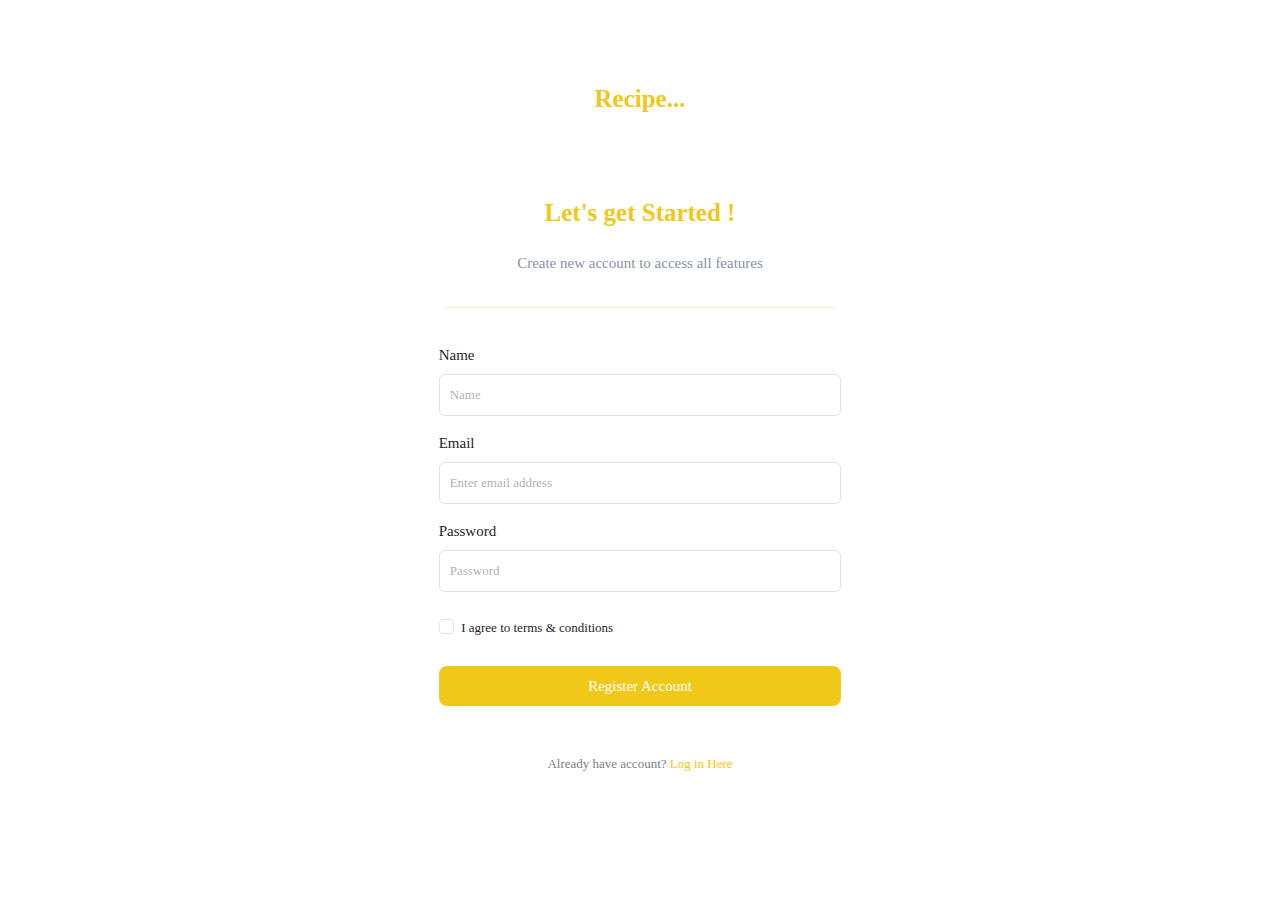
<file: registrasi.html>
<!DOCTYPE html>
<html lang="en">
  <head>
    <meta charset="UTF-8" />
    <meta name="viewport" content="width=device-width, initial-scale=1.0" />
    <title>Pijar Food</title>
    <link
      href="https://cdn.jsdelivr.net/npm/bootstrap@5.3.3/dist/css/bootstrap.min.css"
      rel="stylesheet"
      integrity="sha384-QWTKZyjpPEjISv5WaRU9OFeRpok6YctnYmDr5pNlyT2bRjXh0JMhjY6hW+ALEwIH"
      crossorigin="anonymous"
    />
    <script
      src="https://cdn.jsdelivr.net/npm/bootstrap@5.3.3/dist/js/bootstrap.bundle.min.js"
      integrity="sha384-YvpcrYf0tY3lHB60NNkmXc5s9fDVZLESaAA55NDzOxhy9GkcIdslK1eN7N6jIeHz"
      crossorigin="anonymous"
    ></script>
    <link rel="stylesheet" type="text/css" href="styles.css" />
  </head>
  <body class="registrasi">
    <!-- content -->
    <div
      class="container d-flex flex-column align-items-center"
      style="padding-top: 80px; padding-bottom: 20px; color: #efc81a"
    >
      <p style="font-size: 25px; font-weight: 600">Recipe...</p>
      <p style="font-size: 25px; font-weight: 600; margin-top: 60px">
        Let's get Started !
      </p>
      <p style="color: #8692a6; margin-top: 5px; font-size: 15px">
        Create new account to access all features
      </p>
      <div class="box" style="width: 50px; background-color: grey"></div>
      <hr style="width: 390px; color: #efc81a" />
    </div>

    <form class="container col-4">
      <div class="mb-3">
        <label for="name" class="form-label">Name</label>
        <input
          type="text"
          class="form-control"
          id="name"
          placeholder="Name"
          style="padding: 10px; font-size: 13px"
        />
      </div>
      <div class="mb-3">
        <label for="email" class="form-label">Email</label>
        <input
          type="email"
          class="form-control"
          id="email"
          placeholder="Enter email address"
          style="padding: 10px; font-size: 13px"
        />
      </div>
      <div class="mb-3">
        <label for="password" class="form-label">Password</label>
        <input
          type="password"
          class="form-control"
          id="password"
          placeholder="Password"
          style="padding: 10px; font-size: 13px"
        />
      </div>
      <div class="form-check mt-4">
        <input
          class="form-check-input"
          type="checkbox"
          value=""
          id="flexCheckDefault"
        />
        <label
          class="form-check-label"
          for="flexCheckDefault"
          style="font-size: small"
        >
          I agree to terms & conditions
        </label>
      </div>
      <button
        type="submit"
        class="btn col-12 mt-4 btn-lg text-white"
        style="font-size: 15px; background-color: #efc81a"
      >
        Register Account
      </button>
    </form>
    <p
      class="container col-3 mt-5"
      style="text-align: center; font-size: 13px; color: grey"
    >
      Already have account?
      <a
        href="login.html"
        class="text-warning"
        style="text-decoration: none; color: #efc81a"
        >Log in Here</a
      >
    </p>
  </body>
</html>
</file>
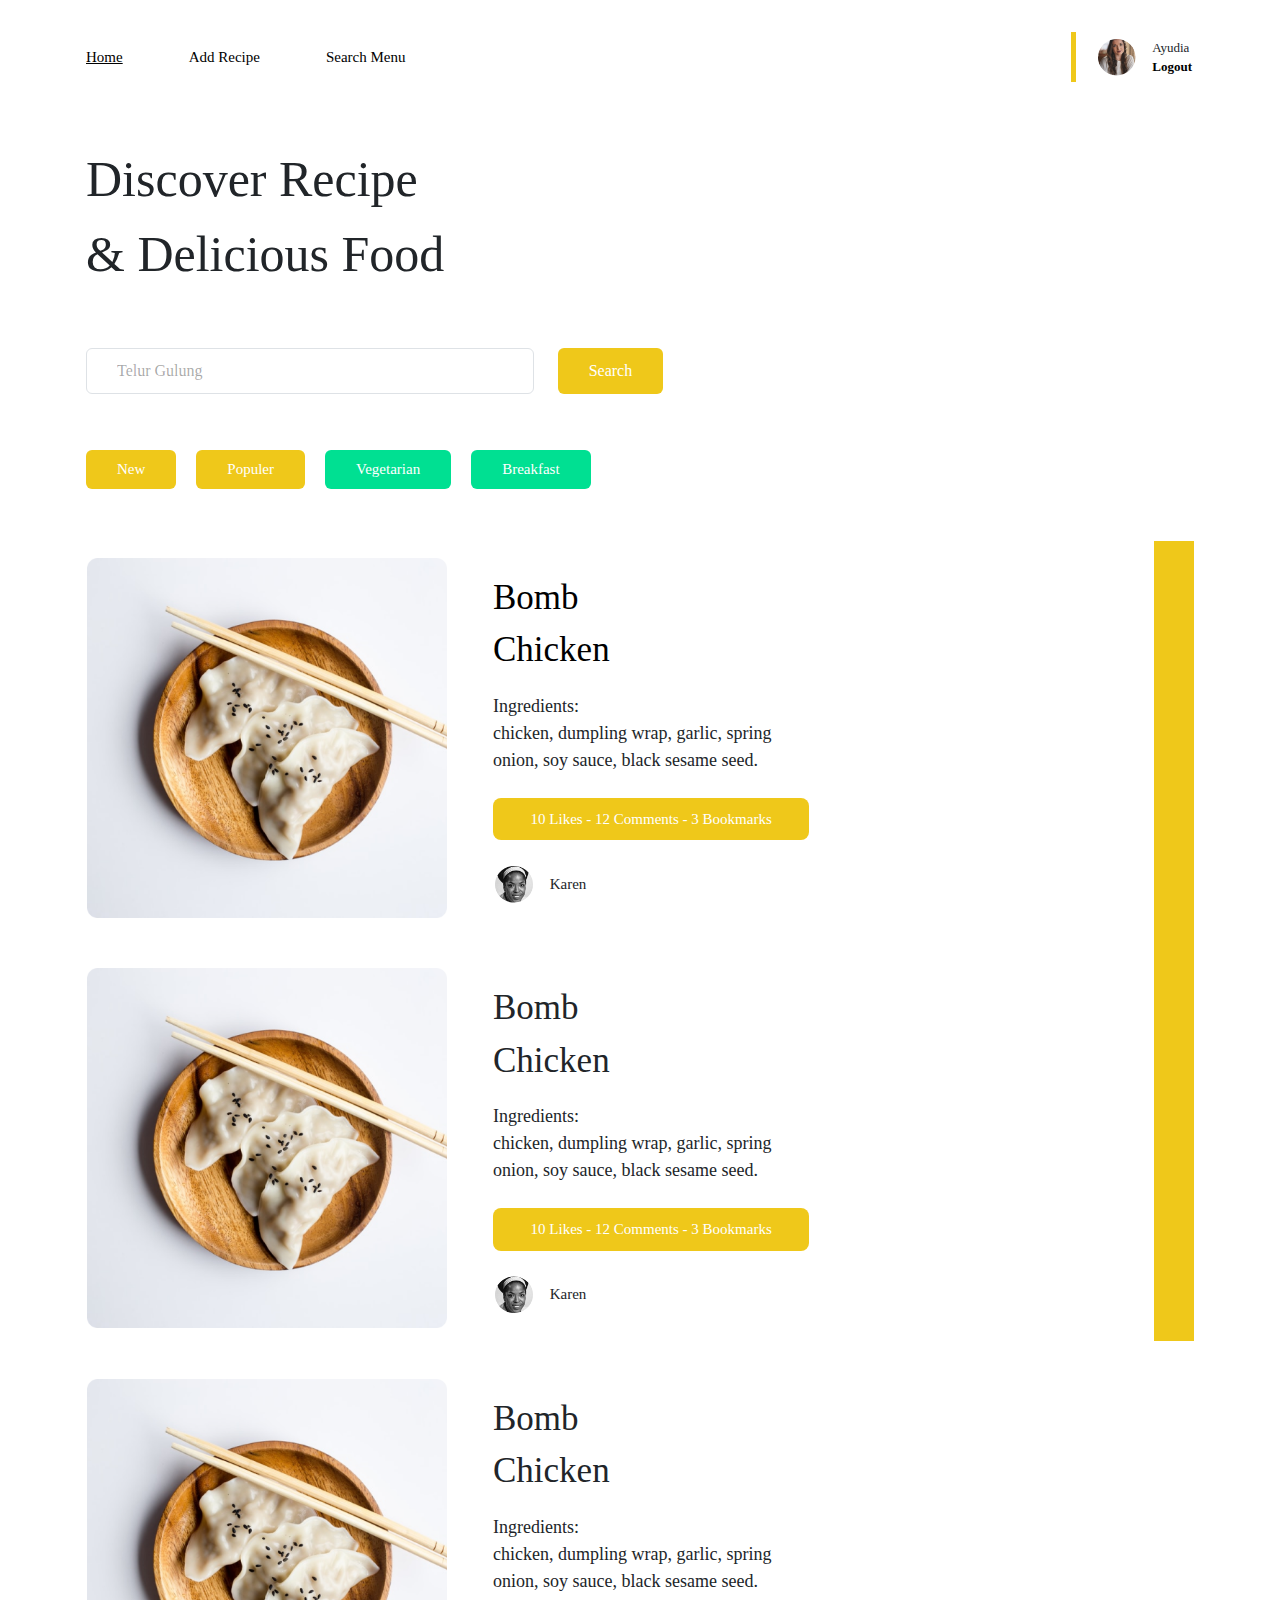
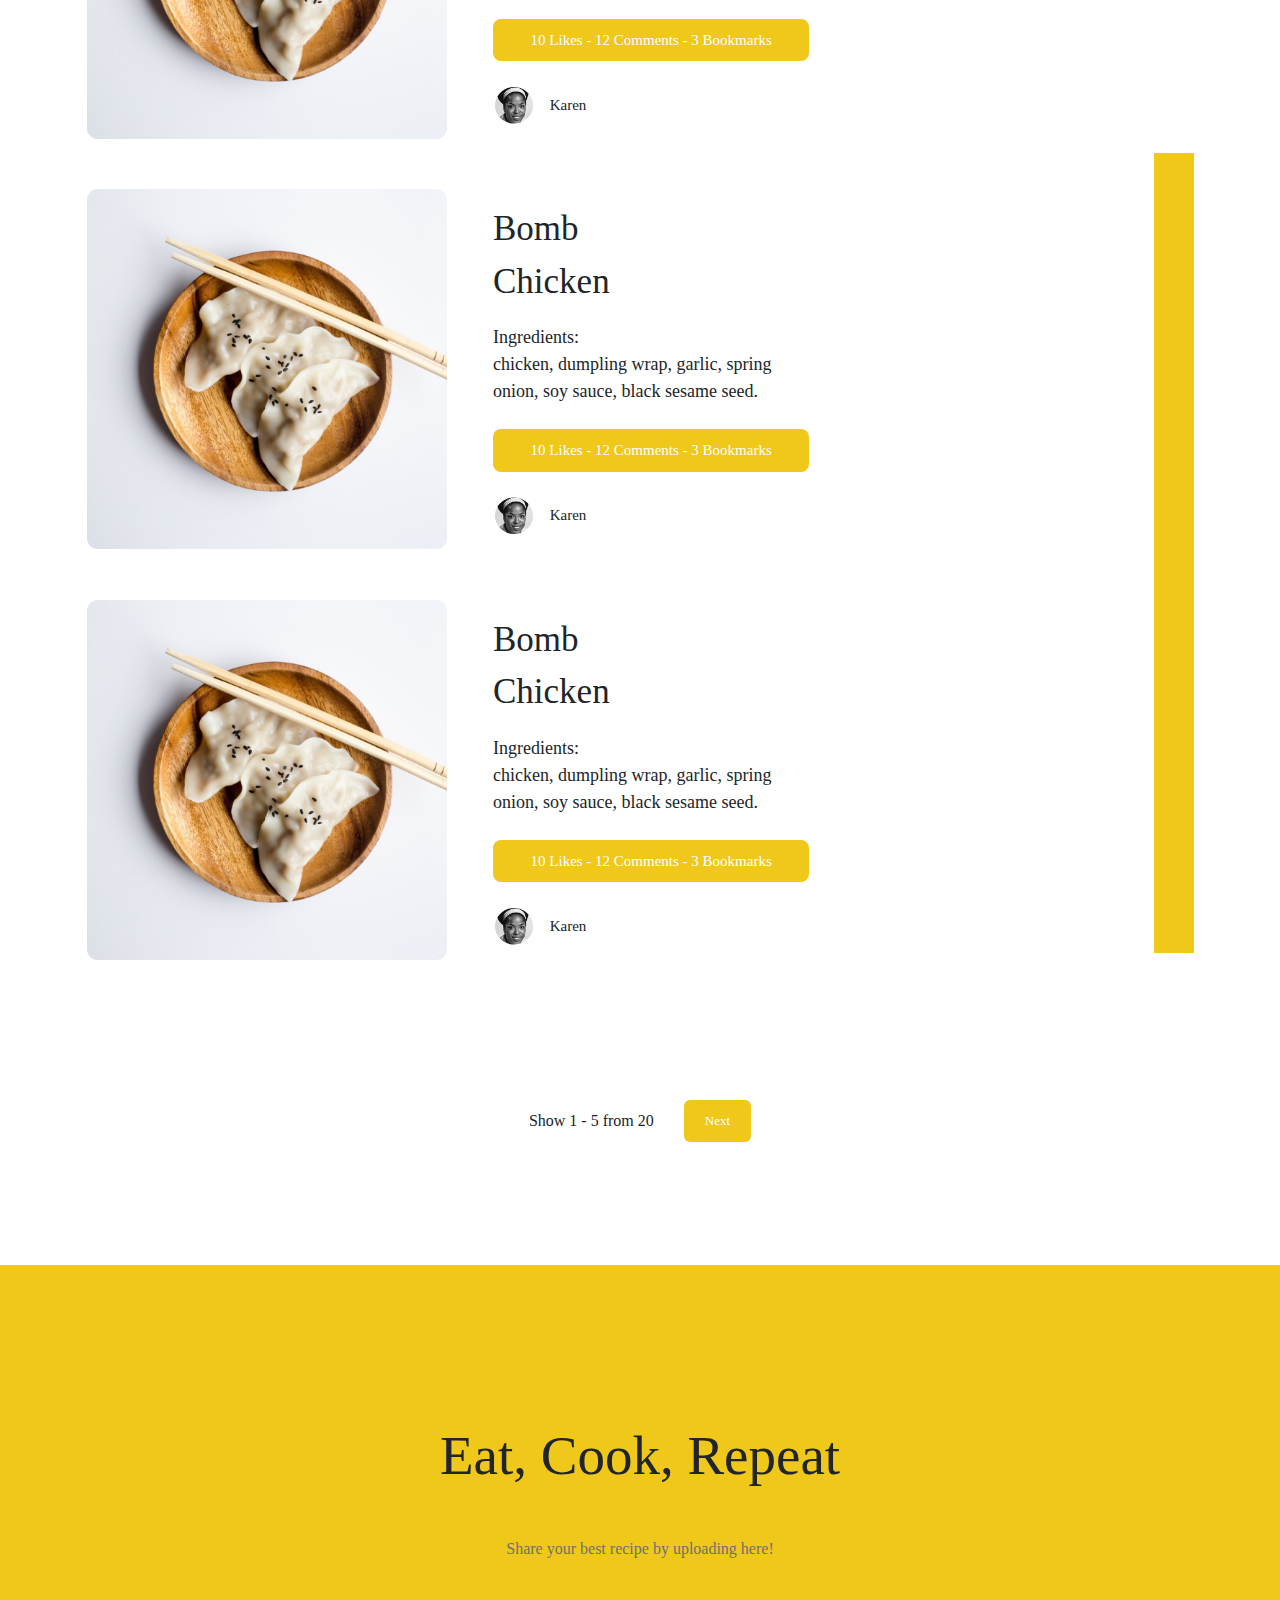
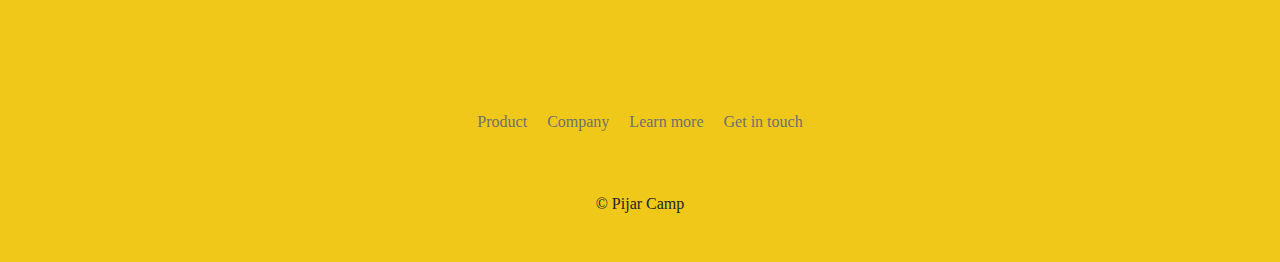
<file: search-menu.html>
<!DOCTYPE html>
<html lang="en">
<head>
  <meta charset="UTF-8">
  <meta name="viewport" content="width=device-width, initial-scale=1.0">
  <title>Pijar Food</title>
  <link href="https://cdn.jsdelivr.net/npm/bootstrap@5.3.3/dist/css/bootstrap.min.css" rel="stylesheet" integrity="sha384-QWTKZyjpPEjISv5WaRU9OFeRpok6YctnYmDr5pNlyT2bRjXh0JMhjY6hW+ALEwIH" crossorigin="anonymous">
  <script src="https://cdn.jsdelivr.net/npm/bootstrap@5.3.3/dist/js/bootstrap.bundle.min.js" integrity="sha384-YvpcrYf0tY3lHB60NNkmXc5s9fDVZLESaAA55NDzOxhy9GkcIdslK1eN7N6jIeHz" crossorigin="anonymous"></script>
  <link rel="stylesheet" type="text/css" href="styles.css" />
</head>
<body class="search-menu">
  <!-- navbar -->
	<nav class="navbar navbar-expand-lg container p-2 mt-4">
    <!-- Home, add recipe, search -->
    <button class="navbar-toggler" type="button" data-bs-toggle="collapse" data-bs-target="#navbarNavDropdown" aria-controls="navbarNavDropdown" aria-expanded="false" aria-label="Toggle navigation">
      <span class="navbar-toggler-icon"></span>
    </button>
    <div class="collapse navbar-collapse" id="navbarNavDropdown" style="font-size: 15px;">
      <ul class="navbar-nav">
        <li class="nav-item">
          <a class="nav-link active" aria-current="page" href="#" style="text-decoration-line: underline;">Home</a>
        </li>
        <li class="nav-item">
          <a class="nav-link active" href="add-menu.html">Add Recipe</a>
        </li>
        <li class="nav-item">
          <a class="nav-link active" href="detail-profile-recipes.html">Search Menu</a>
        </li>
      </ul>
    </div>

    <!-- Profile & Logout-->
    <div class="profile d-flex flex-row" style="align-items: center;">
      <div class="box" style="width: 5px; height: 50px; background-color:#EFC81A; margin-right: 20px;"></div>
      <a href="detail-profile.html">
        <img src="ayudia-photo.png" style="border: 200px; border-radius: 100%; height: 40px; padding: 1.5px; margin-right: 15px;" class="" alt="...">
      </a>
      <div class="d-flex flex-column" style="font-size: small; margin-right: 10px; text-align: left;">
        <div class="">Ayudia</div>
        <div class="">
          <a href="login.html" class="text-black" style="font-weight: 600; text-decoration: none;">Logout</a>
        </div>
      </div>
    </div>
  </nav>

	<!-- Content -->
  <div class="content container d-flex flex-column">
    <!-- Title -->
    <div class="title row p-1 mt-5 mb-2">
      <p style="font-size: 50px;">Discover Recipe <br>
        & Delicious Food</p>
    </div>
    
    <!-- Search -->
    <form class="search row p-1 mt-4 mb-4">
      <div class="col-5">
        <input type="text" class="form-control" id="search" placeholder="Telur Gulung" style="padding: 10px; padding-left: 30px;">
      </div>
      <div class="col">
        <button type="submit" class="btn btn-md text-white" style="background-color: #EFC81A; padding: 10px; padding-left: 30px; padding-right: 30px;">Search</button>
      </div>
    </form>
    
    <!-- Filter -->
    <div class="filter row p-1 mt-4 mb-4">
      <div class="d-flex flex-row" role="group">
        <input type="checkbox" id="toggleBtn1" class="toggle-checkbox visually-hidden">
        <label for="toggleBtn1" class="btn toggle-btn toggle-label">New</label>

        <input type="checkbox" id="toggleBtn2" class="toggle-checkbox visually-hidden">
        <label for="toggleBtn2" class="btn toggle-btn toggle-label">Populer</label>

        <input type="checkbox" id="toggleBtn3" class="toggle-checkbox visually-hidden" checked>
        <label for="toggleBtn3" class="btn toggle-btn toggle-label">Vegetarian</label>

        <input type="checkbox" id="toggleBtn4" class="toggle-checkbox visually-hidden" checked>
        <label for="toggleBtn4" class="btn toggle-btn toggle-label">Breakfast</label>
      </div>
    </div>

    <!-- body content -->
    <div class="d-flex flex-row p-1">
      <section class="col-8">
        <!-- Card Recipe-->
        <div class="card-recipe mt-4 mb-4" >
          <div class="card d-flex flex-row" style="background-color: transparent; border-color: transparent;">
            <div class="d-flex flex-row align-items-center">
              <div class="col-6" style="margin-right: 20px; max-width: 360px;">
                <img src="recipe-picture.png" class="img-fluid" alt="...">
              </div>
              <div class="col-6">
                <div class="card-body d-flex flex-column" style="margin: 10px;">
                  <a href="detail-menu.html" class="card-title mb-3" style="text-decoration: none; color: black;">
                    <span style="font-size: 35px;">Bomb <br>Chicken</span>
                  </a>
                  <span class="card-text mb-4" style="font-size: 18px;">Ingredients: <br> chicken, dumpling wrap, garlic, spring onion, soy sauce, black sesame seed.</span>
                  <div class="like-comment-bookmark mb-4">
                    <span>10 Likes - 12 Comments - 3 Bookmarks</span>
                  </div>
                  <div class="d-flex flex-row align-items-center">
                      <img src="karen-photo.png" style="border: 200px; border-radius: 100%; height: 40px; padding: 1.5px; margin-right: 15px;" class="" alt="...">
                      <div class="d-flex flex-column" style="font-size: 15px; margin-right: 10px; text-align: left;">
                        <div class="">Karen</div>
                      </div>
                    </div>
                </div>
              </div>
            </div>
          </div>
        </div>

        <!-- Card Recipe-->
        <div class="card-recipe mt-4 mb-4" >
          <div class="card d-flex flex-row" style="background-color: transparent; border-color: transparent;">
            <div class="d-flex flex-row align-items-center">
              <div class="col-6" style="margin-right: 20px; max-width: 360px;">
                <img src="recipe-picture.png" class="img-fluid" alt="...">
              </div>
              <div class="col-6">
                <div class="card-body d-flex flex-column" style="margin: 10px;">
                  <span class="card-title mb-3" style="font-size: 35px;">Bomb <br>Chicken</span>
                  <span class="card-text mb-4" style="font-size: 18px;">Ingredients: <br> chicken, dumpling wrap, garlic, spring onion, soy sauce, black sesame seed.</span>
                  <div class="like-comment-bookmark mb-4">
                    <span>10 Likes - 12 Comments - 3 Bookmarks</span>
                  </div>
                  <div class="d-flex flex-row align-items-center">
                      <img src="karen-photo.png" style="border: 200px; border-radius: 100%; height: 40px; padding: 1.5px; margin-right: 15px;" class="" alt="...">
                      <div class="d-flex flex-column" style="font-size: 15px; margin-right: 10px; text-align: left;">
                        <div class="">Karen</div>
                      </div>
                    </div>
                </div>
              </div>
            </div>
          </div>
        </div>

        <!-- Card Recipe-->
        <div class="card-recipe mt-4 mb-4" >
          <div class="card d-flex flex-row" style="background-color: transparent; border-color: transparent;">
            <div class="d-flex flex-row align-items-center">
              <div class="col-6" style="margin-right: 20px; max-width: 360px;">
                <img src="recipe-picture.png" class="img-fluid" alt="...">
              </div>
              <div class="col-6">
                <div class="card-body d-flex flex-column" style="margin: 10px;">
                  <span class="card-title mb-3" style="font-size: 35px;">Bomb <br>Chicken</span>
                  <span class="card-text mb-4" style="font-size: 18px;">Ingredients: <br> chicken, dumpling wrap, garlic, spring onion, soy sauce, black sesame seed.</span>
                  <div class="like-comment-bookmark mb-4">
                    <span>10 Likes - 12 Comments - 3 Bookmarks</span>
                  </div>
                  <div class="d-flex flex-row align-items-center">
                      <img src="karen-photo.png" style="border: 200px; border-radius: 100%; height: 40px; padding: 1.5px; margin-right: 15px;" class="" alt="...">
                      <div class="d-flex flex-column" style="font-size: 15px; margin-right: 10px; text-align: left;">
                        <div class="">Karen</div>
                      </div>
                    </div>
                </div>
              </div>
            </div>
          </div>
        </div>

        <!-- Card Recipe-->
        <div class="card-recipe mt-4 mb-4" >
          <div class="card d-flex flex-row" style="background-color: transparent; border-color: transparent;">
            <div class="d-flex flex-row align-items-center">
              <div class="col-6" style="margin-right: 20px; max-width: 360px;">
                <img src="recipe-picture.png" class="img-fluid" alt="...">
              </div>
              <div class="col-6">
                <div class="card-body d-flex flex-column" style="margin: 10px;">
                  <span class="card-title mb-3" style="font-size: 35px;">Bomb <br>Chicken</span>
                  <span class="card-text mb-4" style="font-size: 18px;">Ingredients: <br> chicken, dumpling wrap, garlic, spring onion, soy sauce, black sesame seed.</span>
                  <div class="like-comment-bookmark mb-4">
                    <span>10 Likes - 12 Comments - 3 Bookmarks</span>
                  </div>
                  <div class="d-flex flex-row align-items-center">
                      <img src="karen-photo.png" style="border: 200px; border-radius: 100%; height: 40px; padding: 1.5px; margin-right: 15px;" class="" alt="...">
                      <div class="d-flex flex-column" style="font-size: 15px; margin-right: 10px; text-align: left;">
                        <div class="">Karen</div>
                      </div>
                    </div>
                </div>
              </div>
            </div>
          </div>
        </div>

        <!-- Card Recipe-->
        <div class="card-recipe mt-4" >
          <div class="card d-flex flex-row" style="background-color: transparent; border-color: transparent;">
            <div class="d-flex flex-row align-items-center">
              <div class="col-6" style="margin-right: 20px; max-width: 360px;">
                <img src="recipe-picture.png" class="img-fluid" alt="...">
              </div>
              <div class="col-6">
                <div class="card-body d-flex flex-column" style="margin: 10px;">
                  <span class="card-title mb-3" style="font-size: 35px;">Bomb <br>Chicken</span>
                  <span class="card-text mb-4" style="font-size: 18px;">Ingredients: <br> chicken, dumpling wrap, garlic, spring onion, soy sauce, black sesame seed.</span>
                  <div class="like-comment-bookmark mb-4">
                    <span>10 Likes - 12 Comments - 3 Bookmarks</span>
                  </div>
                  <div class="d-flex flex-row align-items-center">
                      <img src="karen-photo.png" style="border: 200px; border-radius: 100%; height: 40px; padding: 1.5px; margin-right: 15px;" class="" alt="...">
                      <div class="d-flex flex-column" style="font-size: 15px; margin-right: 10px; text-align: left;">
                        <div class="">Karen</div>
                      </div>
                    </div>
                </div>
              </div>
            </div>
          </div>
        </div>
      </section>

      <!-- Decoration -->
      <aside class="col-4 d-flex flex-column align-items-end justify-content-between" style="padding: 20px 0px;">
            <div class="box" style="height: 800px; width: 40px; background-color: #EFC81A;"></div>
            <div class="box" style="height: 800px; width: 40px; background-color: #EFC81A;"></div>
      </aside>
    </div>
  </div>

  <!-- Page -->
  <div class="pagination row mt-5 mb-5">
    <div class="col d-flex flex-column align-items-center" style="padding: 75px;">
      <div class="d-flex flex-row align-items-center">
        <span style="margin-right: 30px;">Show 1 - 5 from 20</span>
        <button type="submit" class="btn text-white" style="font-size: small; background-color: #EFC81A; padding: 10px; padding-left: 20px; padding-right: 20px;">Next</button>
      </div>
    </div>
  </div>

  <!-- Footer -->
  <footer class="footer" style="background-color: #EFC81A;">
    <div class="d-flex flex-column justify-content-center align-items-center" style="padding: 75px; padding-top: 150px;">
      <p style="font-size: 55px;">Eat, Cook, Repeat</p>
      <p class="mt-4" style="color: #707070;">Share your best recipe by uploading here!</p>
    </div>
    <div class="d-flex flex-row justify-content-center text-align-center p-5" style="background-color: #EFC81A;">
      <a href="" style="padding: 10px; text-decoration: none; color: #707070;">Product</a>
      <a href="" style="padding: 10px; text-decoration: none; color: #707070;">Company</a>
      <a href="" style="padding: 10px; text-decoration: none; color: #707070;">Learn more</a>
      <a href="" style="padding: 10px; text-decoration: none; color: #707070;">Get in touch</a>
    </div>
    <div class="d-flex flex-column justify-content-center align-items-center" style="padding-bottom: 30px;">
      <p>&copy Pijar Camp</p>
    </div>
  </footer>
</body>
</html>
</file>
<file: styles.css>
/* search-menu */
.search-menu{
    font-family: poppins;
}
.search-menu .nav-item{
    margin-right: 50px;
}
.search-menu .form-control:focus{
    border-color: #EFC81A;
    box-shadow: 0 0 0 0.2rem rgba(239,200,26, 0.5);
}
.search-menu ::placeholder{
    color: rgba(0, 0, 0, 0.349) !important;
}
.search-menu .like-comment-bookmark {
    background-color: #EFC81A;
    color: white;
    padding: 10px 10px;
    text-align: center;
    border-radius: 8px;
    font-size: 15px;
}
.search-menu .toggle-btn {
    color: white;
    background-color: #EFC81A; 
    border-color: transparent;
    margin-right: 20px;
    padding: 7px 30px;
    font-size: 15px;;
}
.search-menu .toggle-btn:hover, .toggle-btn:focus{
    color: white;
    background-color: #b99b13;
    border-color: #b99b13;
}
.search-menu .toggle-btn:active{
    color: white;
    background-color: #a38912;
    border-color: #a38912;
}
.search-menu .toggle-btn:checked {
    background-color: #00E092;
    border-color: #00E092;
}
.search-menu .toggle-label {
    cursor: pointer;
}
.search-menu .toggle-checkbox {
    position: absolute;
    opacity: 0;
    width: 100%;
    height: 100%;
    top: 0;
    left: 0;
    z-index: -1;
}
.search-menu .toggle-checkbox:checked + .btn{
    background-color: #00E092;
    color: white;
}
.search-menu .toggle-checkbox:checked + .btn:hover, .toggle-checkbox:checked + .btn:focus{
    color: white;
    background-color: #00bb79;
    border-color: #00bb79;
}
.search-menu .toggle-checkbox:checked + .btn:active{
    color: white;
    background-color: #00925f;
    border-color: #00925f;
}

/* registrasi */
.registrasi{
    height: 850px;
    font-family: poppins;
}
.registrasi .nav-item{
    margin-right: 50px;
}
.registrasi form{
    font-size: 15px;
}
.registrasi .form-check-input:checked{
    background-color: #EFC81A;
    border-color: #EFC81A;
    box-shadow: 0 0 0 0.2rem rgba(239,200,26, 0.5);
}
.registrasi .form-check-input:active{
    background-color: #EFC81A;
}
.registrasi .form-control:focus{
    border-color: #EFC81A;
    box-shadow: 0 0 0 0.2rem rgba(239,200,26, 0.5);
}
.registrasi ::placeholder{
    color: rgba(0, 0, 0, 0.349) !important;
}

/* login */
.login{
    height: 850px;
    font-family: poppins;
}
.login .nav-item{
    margin-right: 50px;
}
.login form{
    font-size: 15px;
}
.login .form-check-input:checked{
    background-color: #EFC81A;
    border-color: #EFC81A;
    box-shadow: 0 0 0 0.2rem rgba(239,200,26, 0.5);
}
.login .form-check-input:active{
    background-color: #EFC81A;
}
.login .form-control:focus{
    border-color: #EFC81A;
    box-shadow: 0 0 0 0.2rem rgba(239,200,26, 0.5);
}
.login ::placeholder{
    color: rgba(0, 0, 0, 0.349) !important;
}

/* landing-page */
.landing-page{
    font-family: poppins;
}
.landing-page .nav-item{
    margin-right: 50px;
}
.landing-page .form-control {
    background-color: rgb(250, 250, 250);
    padding: 15px;
    padding-left: 60px;
    border-radius: 15px;
}
.landing-page .form-control::placeholder{
    color: #bebebe;
}
.landing-page .form-control:focus{
    background-color: #EFEFEF;
    border-color: rgb(194, 194, 194);
    box-shadow: none;
    }
.landing-page .search-form {
    position: relative;
}
.landing-page .search-input {
    background: url('search-logo.png') no-repeat;
    background-size: 20px 20px;
    background-color: #EFEFEF;
    background-position: 20px center;
}
.landing-page .background-object {
    position: absolute;
    top: 0;
    z-index: -1;
}
.landing-page .container-relative {
    position: relative;
}
.landing-page .image-container {
    position: relative;
    width: 300px;
}
.landing-page .text-overlay {
    position: absolute;
    bottom: 0;
    left: 0;
    padding: 20px 25px;
}
.landing-page .image-container img {
    display: block;
    width: 100%;
    height: auto;
    border-radius: 5px;
}

/* forgot-password */
.forgot-password {
    height: 850px;
    font-family: poppins;
}
.forgot-password .nav-item{
    margin-right: 50px;
}
.forgot-password form{
    font-size: 15px;
}
.forgot-password .form-check-input:checked{
    background-color: #EFC81A;
    border-color: #EFC81A;
    box-shadow: 0 0 0 0.2rem rgba(239,200,26, 0.5);
}
.forgot-password .form-check-input:active{
    background-color: #EFC81A;
}
.forgot-password .form-control:focus{
    border-color: #EFC81A;
    box-shadow: 0 0 0 0.2rem rgba(239,200,26, 0.5);
}
.forgot-password ::placeholder{
    color: rgba(0, 0, 0, 0.349) !important;
}

/* edit-menu */
.edit-menu {
    font-family: poppins;
}
.edit-menu .nav-item{
    margin-right: 50px;
}
.edit-menu .form-control {
    background-color: rgb(250, 250, 250);
    padding: 20px;
}
.edit-menu .form-control::placeholder {
    color: rgba(0, 0, 0, 0.349);
    vertical-align: top;
}
.edit-menu .form-control:focus{
    background-color: rgb(250, 250, 250);
    border-color: #EFC81A;
    box-shadow: 0 0 0 0.2rem rgba(239,200,26, 0.5);
}
.edit-menu .upload-container {
    position: relative;
    border: 2px dashed #ccc;
    cursor: pointer;
    background-image: url(egg-sandwich-picture.png);
    background-size: cover;
    background-position: center;
    overflow: hidden;
    height: 300px;
}
.edit-menu .overlay {
    position: absolute;
    top: 0;
    left: 0;
    width: 100%;
    height: 100%;
    background-color: rgba(0, 0, 0, 0.5);
}
/* .edit-menu .upload-container:hover .overlay {
    background-color: rgba(0, 0, 0, 0.3);
} */
.edit-menu .upload-container input[type="file"] {
    display: none;
}
.edit-menu .upload-container img {
    max-width: 100px;
    max-height: 100px;
}

/* detail-profile */
.detail-profile {
    height: 750px;
    font-family: poppins;
}
.detail-profile .nav-item{
    margin-right: 50px;
}
.detail-profile form{
    font-size: 15px;
}
.detail-profile .form-control:focus{
    border-color: #EFC81A;
    box-shadow: 0 0 0 0.2rem rgba(239,200,26, 0.5);
}
.detail-profile ::placeholder{
    color: rgba(0, 0, 0, 0.349) !important;
}

/* detail-profile-recipes */
.detail-profile-recipes {
    font-family: poppins;
}
.detail-profile-recipes .nav-item{
    margin-right: 50px;
}
.detail-profile-recipes .list-item{
    font-size: 20px;
    text-decoration: none;
    color: black;
}
.detail-profile-recipes .list-item.active {
    color: black;
    font-weight: 600;
}
.detail-profile-recipes .list-item:not(.active) {
    color: gray;
}
.detail-profile-recipes .like-comment-bookmark {
    background-color: #EFC81A;
    color: white;
    padding: 10px 10px;
    text-align: center;
    border-radius: 8px;
    font-size: 15px;
}

/* detail-profile-bookmarked */
.detail-profile-bookmarked {
    font-family: poppins;
}
.detail-profile-bookmarked .nav-item{
    margin-right: 50px;
}
.detail-profile-bookmarked .list-item{
    font-size: 20px;
    text-decoration: none;
    color: black;
}
.detail-profile-bookmarked .list-item.active {
    color: black;
    font-weight: 600;
}
.detail-profile-bookmarked .list-item:not(.active) {
    color: gray;
}
.detail-profile-bookmarked .like-comment-bookmark {
    background-color: #EFC81A;
    color: white;
    padding: 10px 10px;
    text-align: center;
    border-radius: 8px;
    font-size: 15px;
}

/* detail-menu */
.detail-menu {
    font-family: poppins;
}
.detail-menu .nav-item{
    margin-right: 50px;
}
.detail-menu .toggle-btn {
    color: white;
    background-color: transparent; 
    border-color: #EFC81A;
    border-width: 2px;
    margin-right: 20px;
    padding: 7px 15px;
    font-size: 15px;;
    cursor: pointer;
}
.detail-menu .toggle-btn:hover{
    color: white;
    background-color: transparent;
    border-color: #c9a815;
    }
.detail-menu .toggle-btn .fas{
    color: #EFC81A;
}
.detail-menu .toggle-btn .fas:hover{
    color: #c9a815;
}
.detail-menu .toggle-btn.active{
    color: white;
    background-color: #EFC81A;
    border-color: #EFC81A;
    border-width: 2px;
}
.detail-menu .toggle-btn.active .fas {
    color: white;
}
.detail-menu .form-control {
    background-color: rgb(250, 250, 250);
    padding: 20px;
}
.detail-menu .form-control::placeholder {
    color: rgba(0, 0, 0, 0.349);
    vertical-align: top;
}
.detail-menu .form-control:focus{
    background-color: rgb(250, 250, 250);
    border-color: #EFC81A;
    box-shadow: 0 0 0 0.2rem rgba(239,200,26, 0.5);
}

/* change-password */
.change-password {
    height: 750px;
    font-family: poppins;
}
.change-password .nav-item{
    margin-right: 50px;
}
.change-password form{
    font-size: 15px;
}
.change-password .form-control:focus{
    border-color: #EFC81A;
    box-shadow: 0 0 0 0.2rem rgba(239,200,26, 0.5);
}
.change-password ::placeholder{
    color: rgba(0, 0, 0, 0.349) !important;
}

/* add-menu */
.add-menu {
    font-family: poppins;
}
.add-menu .nav-item{
    margin-right: 50px;
}
.add-menu .form-control {
    background-color: rgb(250, 250, 250);
    padding: 20px;
}
.add-menu .form-control::placeholder {
    color: rgba(0, 0, 0, 0.349);
    vertical-align: top;
}
.add-menu .form-control:focus{
    background-color: rgb(250, 250, 250);
    border-color: #EFC81A;
    box-shadow: 0 0 0 0.2rem rgba(239,200,26, 0.5);
}
.add-menu .upload-container {
    border: 2px dashed #ccc;
    padding: 20px;
    background-color: rgb(250, 250, 250);
    cursor: pointer;
    height: 300px;
}
.add-menu .upload-container:hover {
    background-color: #f9f9f9;
}
.add-menu .upload-container input[type="file"] {
    display: none;
}
.add-menu .upload-container img {
    max-width: 100px;
    max-height: 100px;
}
</file>
